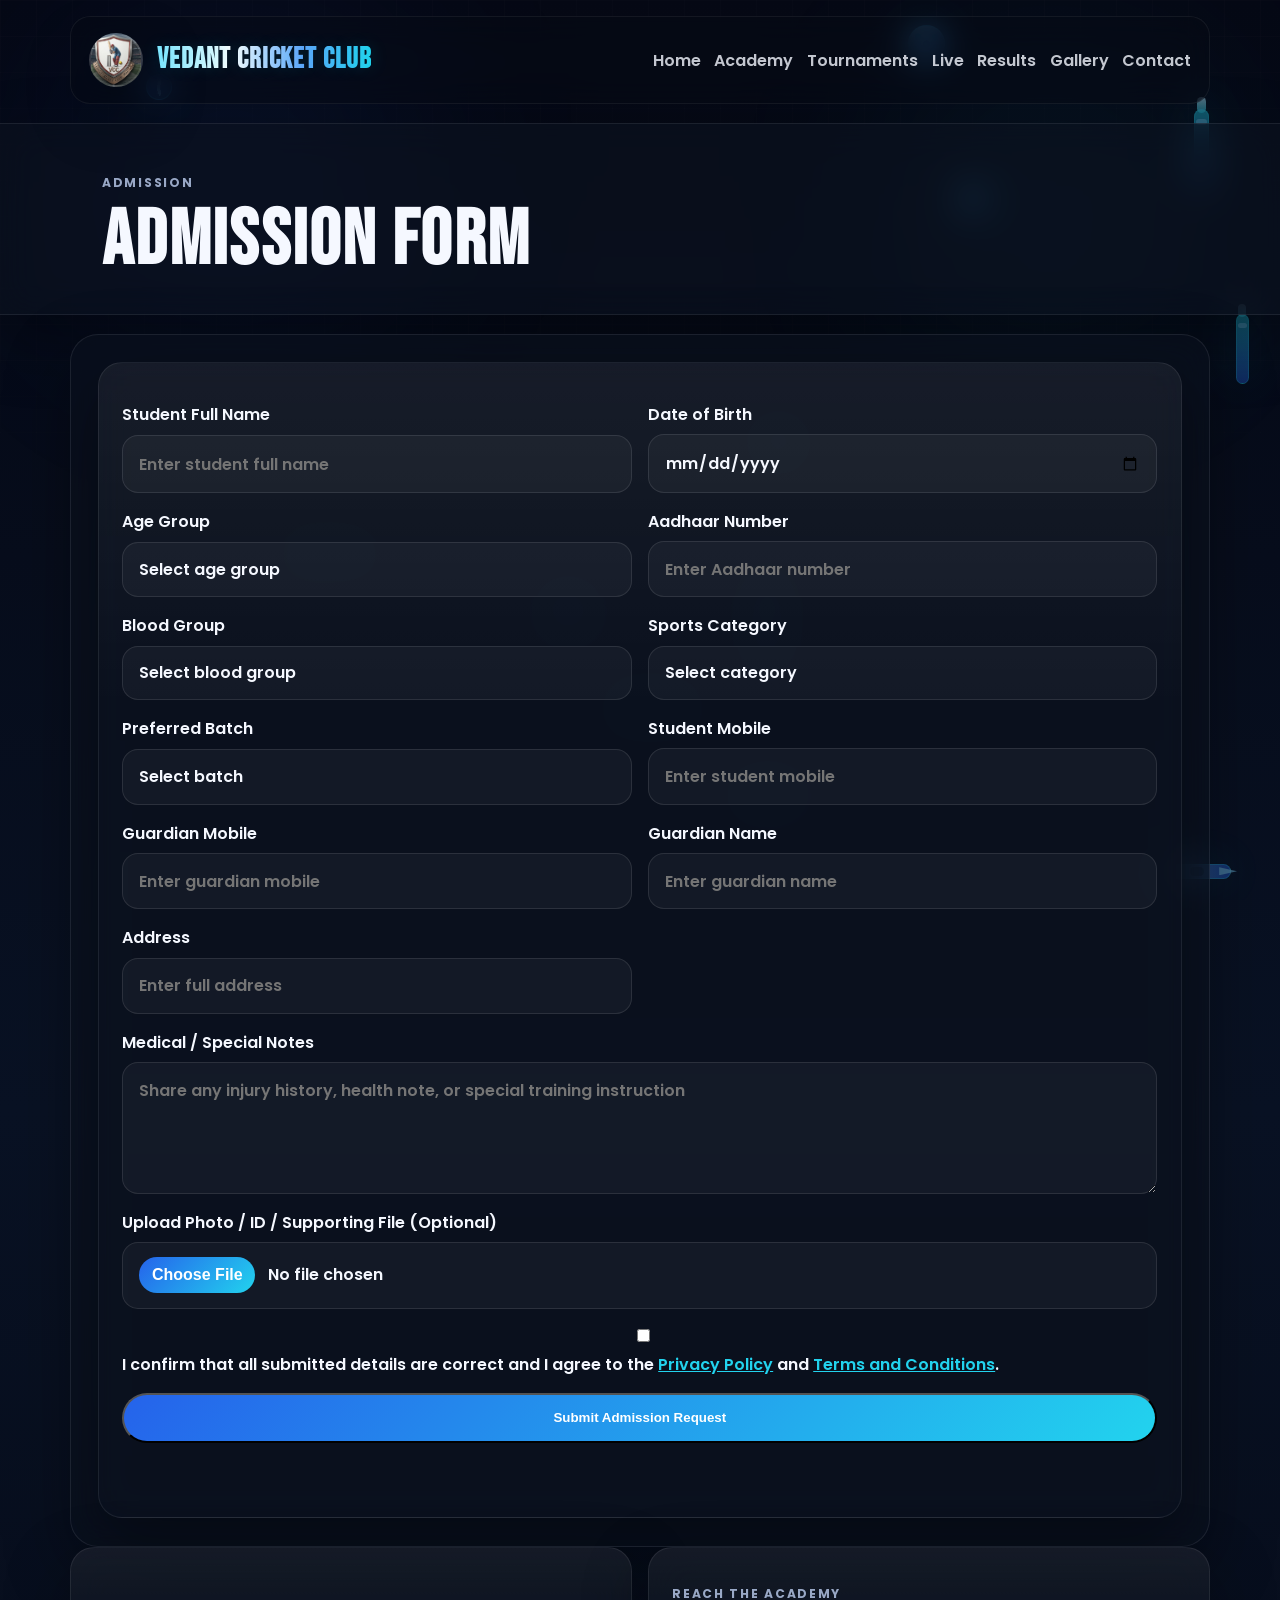
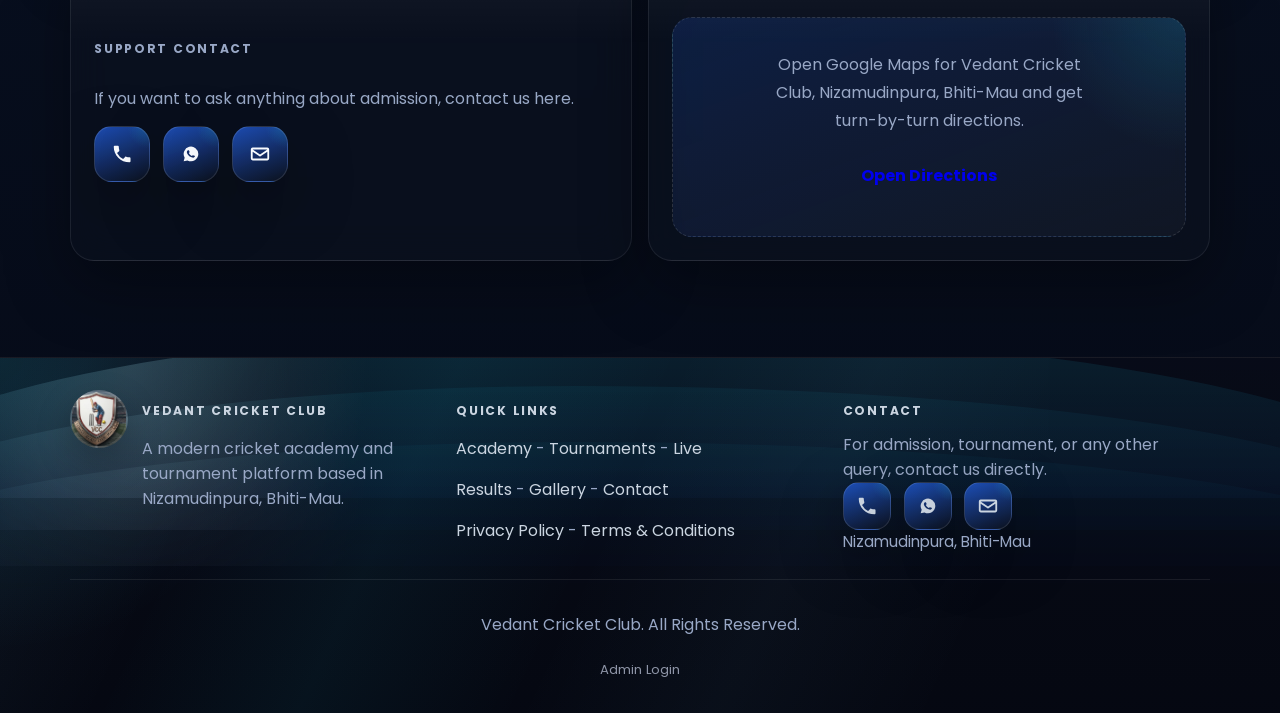
<file: admission.html>
<!DOCTYPE html>
<html lang="en">
  <head>
    <meta charset="UTF-8" />
    <meta name="viewport" content="width=device-width, initial-scale=1.0, viewport-fit=cover" />
    <meta name="theme-color" content="#0b1630" />
    <link rel="manifest" href="manifest.webmanifest" />
    <link rel="icon" type="image/png" href="favicon-logo.png" />
    <link rel="apple-touch-icon" href="icons/icon-192.png" />
    <title>Admission Form | Vedant Cricket Club</title>
    <meta name="description" content="Admission form for Vedant Cricket Club academy registration." />
    <meta name="robots" content="index, follow, max-image-preview:large" />
    <link rel="canonical" href="https://vedantcricketclub.pages.dev/admission.html" />
    <meta property="og:type" content="website" />
    <meta property="og:site_name" content="Vedant Cricket Club" />
    <meta property="og:title" content="Admission Form | Vedant Cricket Club" />
    <meta property="og:description" content="Submit academy admission details for Vedant Cricket Club including student, guardian, batch, and sports category information." />
    <meta property="og:url" content="https://vedantcricketclub.pages.dev/admission.html" />
    <meta property="og:image" content="https://vedantcricketclub.pages.dev/favicon-logo.png" />
    <meta name="twitter:card" content="summary_large_image" />
    <meta name="twitter:title" content="Admission Form | Vedant Cricket Club" />
    <meta name="twitter:description" content="Submit academy admission details for Vedant Cricket Club including student, guardian, batch, and sports category information." />
    <meta name="twitter:image" content="https://vedantcricketclub.pages.dev/favicon-logo.png" />
    <link rel="preconnect" href="https://fonts.googleapis.com" />
    <link rel="preconnect" href="https://fonts.gstatic.com" crossorigin />
    <link href="https://fonts.googleapis.com/css2?family=Bebas+Neue&family=Poppins:wght@400;500;600;700&display=swap" rel="stylesheet" />
    <link rel="stylesheet" href="styles.css" />
  </head>
  <body>
    <div class="site-backdrop" aria-hidden="true"><div class="backdrop-glow glow-one"></div><div class="backdrop-glow glow-two"></div><div class="backdrop-grid"></div><div id="sports-atmosphere" class="sports-atmosphere"></div></div>
    <header class="site-header">
      <a class="brand" href="index.html"><span class="brand-badge">VCC</span><span><strong>Vedant Cricket Club</strong></span></a>
      <button class="menu-toggle" type="button" aria-expanded="false" aria-controls="site-nav">Menu</button>
      <nav id="site-nav" class="site-nav">
        <a href="index.html">Home</a><a href="academy.html">Academy</a><a href="tournaments.html">Tournaments</a><a href="live.html">Live</a><a href="results.html">Results</a><a href="gallery.html">Gallery</a><a href="contact.html">Contact</a>
      </nav>
    </header>
    <main class="page-shell">
      <section class="page-hero">
        <p class="eyebrow">Admission</p>
        <h1>Admission Form</h1>
      </section>

      <section class="section-block">
        <article class="content-card form-shell">
          <form class="smart-form" data-form-name="Academy Admission" data-whatsapp-submit="admission" data-whatsapp-number="919455051375" data-success-title="Admission Form Received" data-success-message="Thank you for your admission request. Vedant Cricket Club has received your details and will contact you shortly.">
            <div class="form-grid two-col">
              <label>Student Full Name<input type="text" name="student_name" placeholder="Enter student full name" required /></label>
              <label>Date of Birth<input type="date" name="dob" required /></label>
              <label>Age Group<select name="age_group" required><option value="">Select age group</option><option>Under 12</option><option>Under 16</option><option>Under 19</option><option>Open Category</option></select></label>
              <label>Aadhaar Number<input type="text" name="aadhaar_number" placeholder="Enter Aadhaar number" required /></label>
              <label>Blood Group<select name="blood_group"><option value="">Select blood group</option><option>A+</option><option>A-</option><option>B+</option><option>B-</option><option>AB+</option><option>AB-</option><option>O+</option><option>O-</option></select></label>
              <label>Sports Category<select name="sports_category" required><option value="">Select category</option><option>Cricket Coaching</option><option>Martial Arts</option><option>Fitness Program</option><option>Personal Training</option><option>Group Training</option><option>Video Analysis Program</option><option>Skill Development Theory Class</option></select></label>
              <label>Preferred Batch<select name="preferred_batch" required><option value="">Select batch</option><option>Morning Batch</option><option>Evening Batch</option><option>Weekend Support Batch</option></select></label>
              <label>Student Mobile<input type="tel" name="student_mobile" placeholder="Enter student mobile" /></label>
              <label>Guardian Mobile<input type="tel" name="guardian_mobile" placeholder="Enter guardian mobile" required /></label>
              <label>Guardian Name<input type="text" name="guardian_name" placeholder="Enter guardian name" required /></label>
              <label>Address<input type="text" name="address" placeholder="Enter full address" required /></label>
            </div>
            <label>Medical / Special Notes<textarea name="medical_notes" rows="4" placeholder="Share any injury history, health note, or special training instruction"></textarea></label>
            <label>Upload Photo / ID / Supporting File (Optional)<input type="file" name="document" accept=".jpg,.jpeg,.png,.pdf,.doc,.docx" /></label>
            <label class="checkbox-row"><input type="checkbox" name="declaration" required /><span>I confirm that all submitted details are correct and I agree to the <a href="privacy-policy.html">Privacy Policy</a> and <a href="terms-and-conditions.html">Terms and Conditions</a>.</span></label>
            <button class="button primary" type="submit">Submit Admission Request</button>
          </form>
          <p class="form-status" aria-live="polite"></p>
        </article>
      </section>

      <section class="content-grid two form-support-grid">
        <article class="content-card form-support-bar form-support-compact">
          <p class="card-label">Support Contact</p>
          <p class="support-copy">Need help with admission? Reach us quickly.</p>
          <div class="support-actions">
            <a class="support-icon-link" href="tel:9455051375" aria-label="Call for admission support">
              <svg viewBox="0 0 24 24" aria-hidden="true"><path d="M6.6 10.8a15.5 15.5 0 0 0 6.6 6.6l2.2-2.2c.3-.3.7-.4 1.1-.3 1.2.4 2.5.6 3.8.6.6 0 1 .4 1 1V20c0 .6-.4 1-1 1C10.5 21 3 13.5 3 4c0-.6.4-1 1-1h3.5c.6 0 1 .4 1 1 0 1.3.2 2.6.6 3.8.1.4 0 .8-.3 1.1z"/></svg>
            </a>
            <a class="support-icon-link" href="https://wa.me/919455051375?text=Hello%20Vedant%20Cricket%20Club%2C%20I%20need%20help%20with%20the%20admission%20form." target="_blank" rel="noreferrer" aria-label="WhatsApp admission support">
              <svg viewBox="0 0 24 24" aria-hidden="true"><path d="M20 12a8 8 0 0 1-11.8 7l-4.2 1 1.1-4A8 8 0 1 1 20 12zm-4.3 2.1c-.2-.1-1.3-.6-1.5-.7-.2-.1-.3-.1-.5.1l-.4.5c-.1.2-.3.2-.5.1-.2-.1-1-.4-1.8-1.2-.7-.7-1.1-1.5-1.2-1.7-.1-.2 0-.4.1-.5l.3-.4.2-.3c.1-.1.1-.3 0-.4l-.7-1.6c-.1-.2-.3-.2-.4-.2h-.4c-.1 0-.4 0-.6.3-.2.2-.8.8-.8 1.9s.8 2.1.9 2.2c.1.2 1.5 2.3 3.6 3.2.5.2.9.4 1.2.5.5.1 1 .1 1.4.1.4-.1 1.3-.5 1.5-1 .2-.5.2-.9.1-1 0-.1-.2-.2-.4-.3z"/></svg>
            </a>
            <a class="support-icon-link" href="mailto:vedantcricketckubmau@gmail.com?subject=Admission%20Form%20Help" aria-label="Email admission support">
              <svg viewBox="0 0 24 24" aria-hidden="true"><path d="M4 5h16a2 2 0 0 1 2 2v10a2 2 0 0 1-2 2H4a2 2 0 0 1-2-2V7a2 2 0 0 1 2-2zm0 2v.2l8 5.3 8-5.3V7H4zm16 10V9.5l-7.4 4.9a1 1 0 0 1-1.2 0L4 9.5V17h16z"/></svg>
            </a>
          </div>
        </article>
        <article class="content-card form-map-card">
          <p class="card-label">Reach The Academy</p>
          <div class="map-box form-map-box">
            <p>Open Google Maps for Vedant Cricket Club, Nizamudinpura, Bhiti-Mau and get turn-by-turn directions.</p>
            <a class="button subtle" href="https://maps.google.com/?q=Nizamudinpura%20Bhiti-Mau" target="_blank" rel="noreferrer">Open Directions</a>
          </div>
        </article>
      </section>
    </main>
    <footer class="site-footer"><p>Vedant Cricket Club - Admission Form</p></footer>
    <script src="script.js" defer></script>
  </body>
</html>
</file>
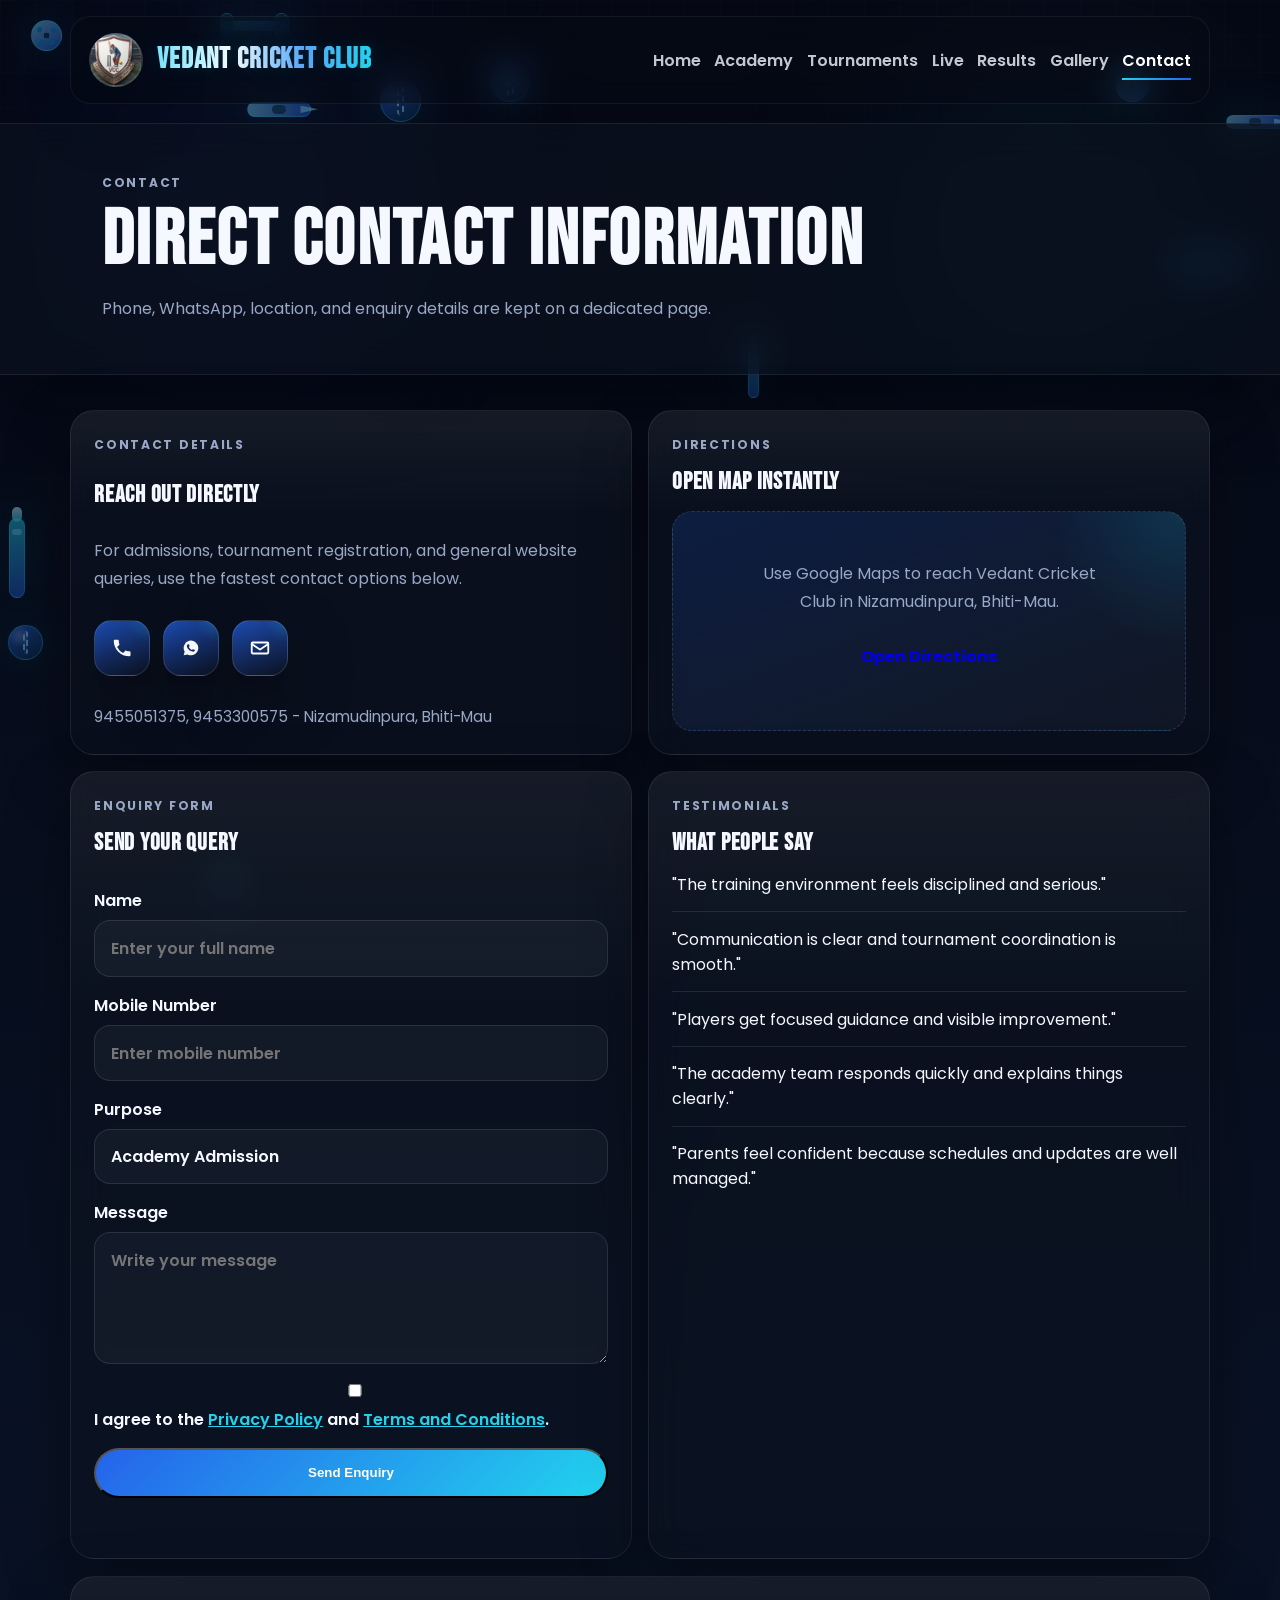
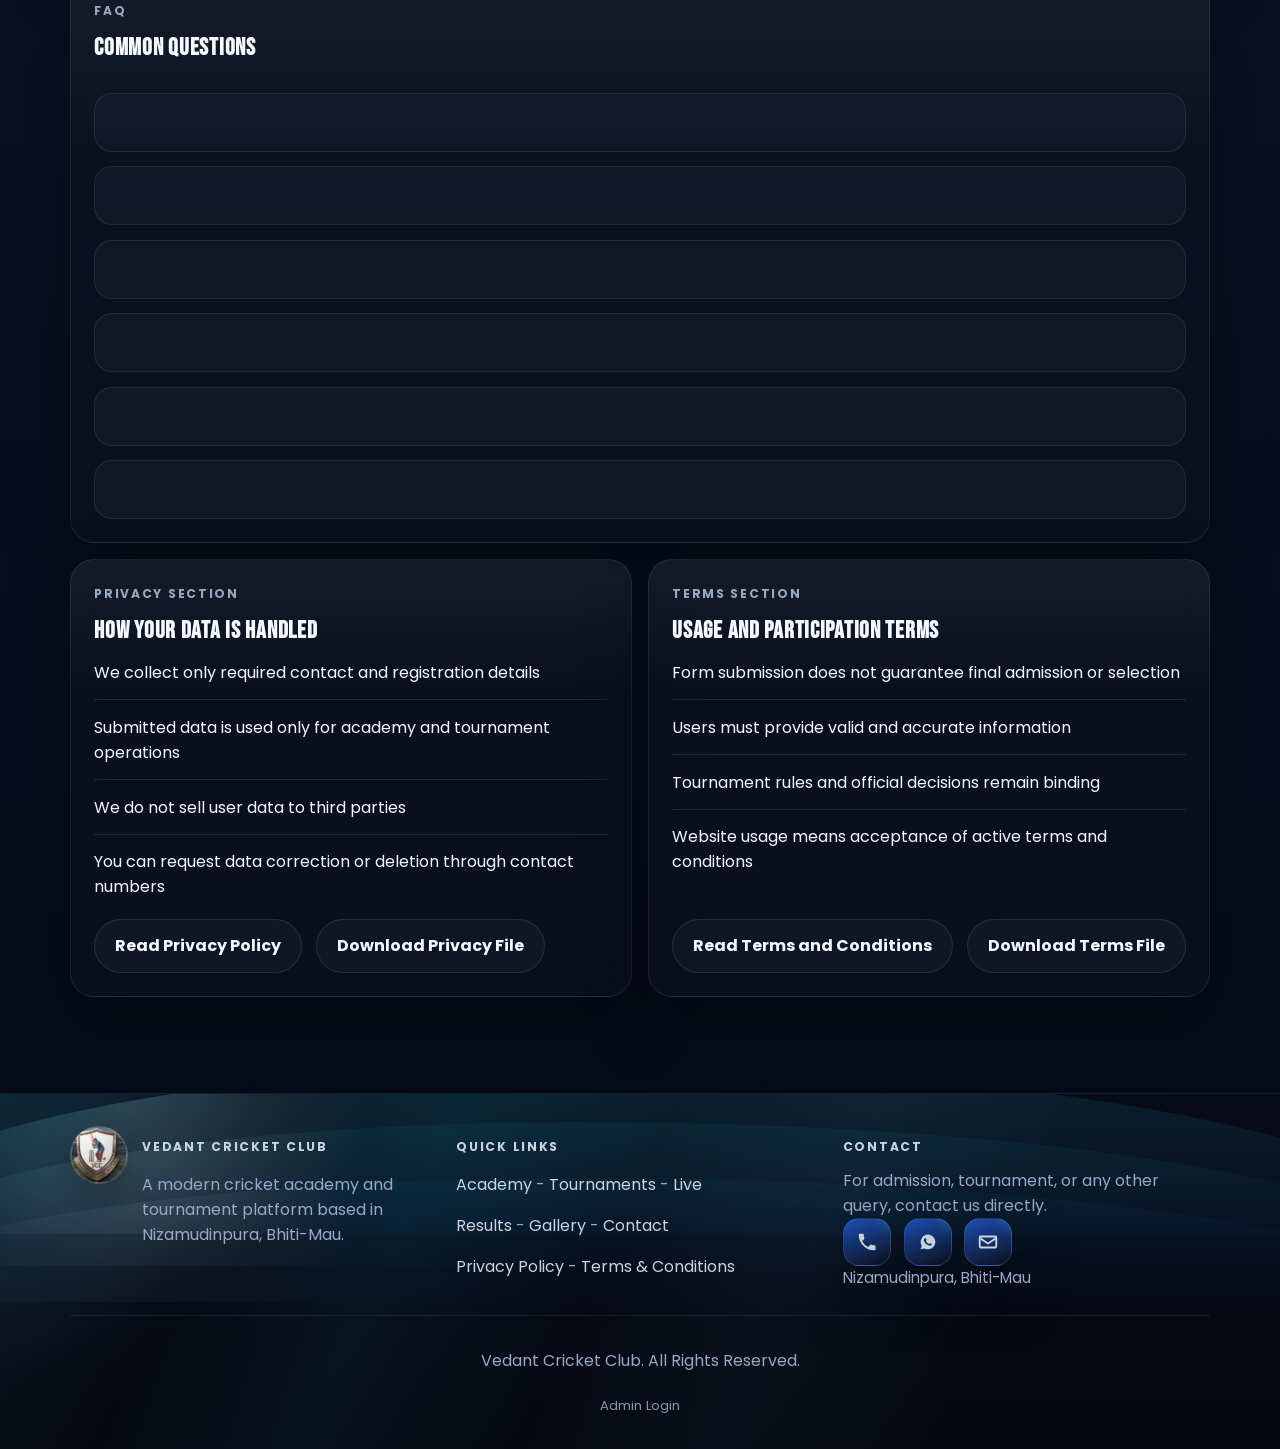
<file: contact.html>
<!DOCTYPE html>
<html lang="en">
  <head>
    <meta charset="UTF-8" />
    <meta name="viewport" content="width=device-width, initial-scale=1.0, viewport-fit=cover" />
    <meta name="theme-color" content="#0b1630" />
    <link rel="manifest" href="manifest.webmanifest" />
    <link rel="icon" type="image/png" href="favicon-logo.png" />
    <link rel="apple-touch-icon" href="icons/icon-192.png" />
    <title>Contact | Vedant Cricket Club</title>
    <meta name="description" content="Contact Vedant Cricket Club for academy admissions, tournament registration, location directions, and general support." />
    <meta name="robots" content="index, follow, max-image-preview:large" />
    <link rel="canonical" href="https://vedantcricketclub.pages.dev/contact.html" />
    <meta property="og:type" content="website" />
    <meta property="og:site_name" content="Vedant Cricket Club" />
    <meta property="og:title" content="Contact | Vedant Cricket Club" />
    <meta property="og:description" content="Contact Vedant Cricket Club for academy admissions, tournament registration, location directions, and general support." />
    <meta property="og:url" content="https://vedantcricketclub.pages.dev/contact.html" />
    <meta property="og:image" content="https://vedantcricketclub.pages.dev/favicon-logo.png" />
    <meta name="twitter:card" content="summary_large_image" />
    <meta name="twitter:title" content="Contact | Vedant Cricket Club" />
    <meta name="twitter:description" content="Contact Vedant Cricket Club for academy admissions, tournament registration, location directions, and general support." />
    <meta name="twitter:image" content="https://vedantcricketclub.pages.dev/favicon-logo.png" />
    <link rel="preconnect" href="https://fonts.googleapis.com" />
    <link rel="preconnect" href="https://fonts.gstatic.com" crossorigin />
    <link href="https://fonts.googleapis.com/css2?family=Bebas+Neue&family=Poppins:wght@400;500;600;700&display=swap" rel="stylesheet" />
    <link rel="stylesheet" href="styles.css" />
  </head>
  <body class="contact-page">
    <div class="site-backdrop" aria-hidden="true"><div class="backdrop-glow glow-one"></div><div class="backdrop-glow glow-two"></div><div class="backdrop-grid"></div><div id="sports-atmosphere" class="sports-atmosphere"></div></div>
    <header class="site-header">
      <a class="brand" href="index.html"><span class="brand-badge">VCC</span><span><strong>Vedant Cricket Club</strong></span></a>
      <button class="menu-toggle" type="button" aria-expanded="false" aria-controls="site-nav">Menu</button>
      <nav id="site-nav" class="site-nav">
        <a href="index.html">Home</a><a href="academy.html">Academy</a><a href="tournaments.html">Tournaments</a><a href="live.html">Live</a><a href="results.html">Results</a><a href="gallery.html">Gallery</a><a class="active" href="contact.html">Contact</a>
      </nav>
    </header>
    <main class="page-shell">
      <section class="page-hero"><p class="eyebrow">Contact</p><h1>Direct contact information</h1><p>Phone, WhatsApp, location, and enquiry details are kept on a dedicated page.</p></section>
      <section class="content-grid two form-support-grid contact-section">
        <article class="content-card form-support-bar form-support-compact">
          <p class="card-label">Contact Details</p>
          <h2>Reach out directly</h2>
          <p class="support-copy">For admissions, tournament registration, and general website queries, use the fastest contact options below.</p>
          <div class="support-actions">
            <a class="support-icon-link" href="tel:9455051375" aria-label="Call Vedant Cricket Club contact page">
              <svg viewBox="0 0 24 24" aria-hidden="true"><path d="M6.6 10.8a15.5 15.5 0 0 0 6.6 6.6l2.2-2.2c.3-.3.7-.4 1.1-.3 1.2.4 2.5.6 3.8.6.6 0 1 .4 1 1V20c0 .6-.4 1-1 1C10.5 21 3 13.5 3 4c0-.6.4-1 1-1h3.5c.6 0 1 .4 1 1 0 1.3.2 2.6.6 3.8.1.4 0 .8-.3 1.1z"/></svg>
            </a>
            <a class="support-icon-link" href="https://wa.me/919455051375?text=Hello%20Vedant%20Cricket%20Club%2C%20I%20need%20help%20with%20admission%2C%20tournament%20registration%2C%20or%20a%20general%20enquiry." target="_blank" rel="noreferrer" aria-label="WhatsApp Vedant Cricket Club contact page">
              <svg viewBox="0 0 24 24" aria-hidden="true"><path d="M20 12a8 8 0 0 1-11.8 7l-4.2 1 1.1-4A8 8 0 1 1 20 12zm-4.3 2.1c-.2-.1-1.3-.6-1.5-.7-.2-.1-.3-.1-.5.1l-.4.5c-.1.2-.3.2-.5.1-.2-.1-1-.4-1.8-1.2-.7-.7-1.1-1.5-1.2-1.7-.1-.2 0-.4.1-.5l.3-.4.2-.3c.1-.1.1-.3 0-.4l-.7-1.6c-.1-.2-.3-.2-.4-.2h-.4c-.1 0-.4 0-.6.3-.2.2-.8.8-.8 1.9s.8 2.1.9 2.2c.1.2 1.5 2.3 3.6 3.2.5.2.9.4 1.2.5.5.1 1 .1 1.4.1.4-.1 1.3-.5 1.5-1 .2-.5.2-.9.1-1 0-.1-.2-.2-.4-.3z"/></svg>
            </a>
            <a class="support-icon-link" href="mailto:vedantcricketckubmau@gmail.com?subject=General%20Contact%20Help" aria-label="Email Vedant Cricket Club contact page">
              <svg viewBox="0 0 24 24" aria-hidden="true"><path d="M4 5h16a2 2 0 0 1 2 2v10a2 2 0 0 1-2 2H4a2 2 0 0 1-2-2V7a2 2 0 0 1 2-2zm0 2v.2l8 5.3 8-5.3V7H4zm16 10V9.5l-7.4 4.9a1 1 0 0 1-1.2 0L4 9.5V17h16z"/></svg>
            </a>
          </div>
          <p class="support-meta">9455051375, 9453300575 - Nizamudinpura, Bhiti-Mau</p>
        </article>
        <article class="content-card form-map-card">
          <p class="card-label">Directions</p>
          <h2>Open map instantly</h2>
          <div class="map-box form-map-box">
            <p>Use Google Maps to reach Vedant Cricket Club in Nizamudinpura, Bhiti-Mau.</p>
            <a class="button subtle" href="https://maps.google.com/?q=Nizamudinpura%20Bhiti-Mau" target="_blank" rel="noreferrer">Open Directions</a>
          </div>
        </article>
      </section>
      <section class="content-grid two contact-section">
        <article class="content-card">
          <p class="card-label">Enquiry Form</p>
          <h2>Send your query</h2>
          <form class="smart-form" data-form-name="Contact Enquiry" data-success-title="Enquiry Sent Successfully" data-success-message="Thank you for contacting Vedant Cricket Club. We have received your enquiry and will get back to you soon.">
            <label>Name<input type="text" name="name" placeholder="Enter your full name" required /></label>
            <label>Mobile Number<input type="tel" name="mobile" placeholder="Enter mobile number" required /></label>
            <label>Purpose<select name="purpose"><option>Academy Admission</option><option>Tournament Registration</option><option>General Enquiry</option></select></label>
            <label>Message<textarea name="message" rows="4" placeholder="Write your message"></textarea></label>
            <label class="checkbox-row"><input type="checkbox" name="privacy_consent" required /><span>I agree to the <a href="privacy-policy.html">Privacy Policy</a> and <a href="terms-and-conditions.html">Terms and Conditions</a>.</span></label>
            <button class="button primary" type="submit">Send Enquiry</button>
          </form>
          <p class="form-status" aria-live="polite"></p>
        </article>
        <article class="content-card">
          <p class="card-label">Testimonials</p>
          <h2>What people say</h2>
          <ul class="bullet-list">
            <li>"The training environment feels disciplined and serious."</li>
            <li>"Communication is clear and tournament coordination is smooth."</li>
            <li>"Players get focused guidance and visible improvement."</li>
            <li>"The academy team responds quickly and explains things clearly."</li>
            <li>"Parents feel confident because schedules and updates are well managed."</li>
          </ul>
        </article>
      </section>
      <section class="content-card contact-section">
        <p class="card-label">FAQ</p>
        <h2>Common questions</h2>
        <div class="faq-list">
          <details class="faq-item">
            <summary>What are the academy timings?</summary>
            <p>Morning sessions run from 5:30 AM to 8:00 AM and evening sessions from 4:00 PM to 7:00 PM.</p>
          </details>
          <details class="faq-item">
            <summary>How can I register for a tournament?</summary>
            <p>You can use the tournament registration form on the Tournaments page and submit the required details.</p>
          </details>
          <details class="faq-item">
            <summary>How should I contact the club quickly?</summary>
            <p>The fastest methods are direct phone call and WhatsApp using the contact details on this page.</p>
          </details>
          <details class="faq-item">
            <summary>Do I need documents for admission?</summary>
            <p>Yes, basic student details and any requested supporting documents should be kept ready before submission.</p>
          </details>
          <details class="faq-item">
            <summary>Can I ask questions before filling the form?</summary>
            <p>Yes, you can contact the club first on call, WhatsApp, or email for any admission or tournament-related help.</p>
          </details>
          <details class="faq-item">
            <summary>Is tournament registration confirmed immediately?</summary>
            <p>No, registration is reviewed first and confirmation depends on complete details and event availability.</p>
          </details>
        </div>
      </section>
      <section class="content-grid two contact-section">
        <article class="content-card">
          <p class="card-label">Privacy Section</p>
          <h2>How your data is handled</h2>
          <ul class="bullet-list">
            <li>We collect only required contact and registration details</li>
            <li>Submitted data is used only for academy and tournament operations</li>
            <li>We do not sell user data to third parties</li>
            <li>You can request data correction or deletion through contact numbers</li>
          </ul>
          <div class="hero-actions">
            <a class="button secondary" href="privacy-policy.html">Read Privacy Policy</a>
            <a class="button secondary" href="docs/privacy-policy.md" download>Download Privacy File</a>
          </div>
        </article>
        <article class="content-card">
          <p class="card-label">Terms Section</p>
          <h2>Usage and participation terms</h2>
          <ul class="bullet-list">
            <li>Form submission does not guarantee final admission or selection</li>
            <li>Users must provide valid and accurate information</li>
            <li>Tournament rules and official decisions remain binding</li>
            <li>Website usage means acceptance of active terms and conditions</li>
          </ul>
          <div class="hero-actions">
            <a class="button secondary" href="terms-and-conditions.html">Read Terms and Conditions</a>
            <a class="button secondary" href="docs/terms-and-conditions.md" download>Download Terms File</a>
          </div>
        </article>
      </section>
    </main>
    <footer class="site-footer"><p>Vedant Cricket Club • Contact</p></footer>
    <script src="script.js" defer></script>
  </body>
</html>
</file>
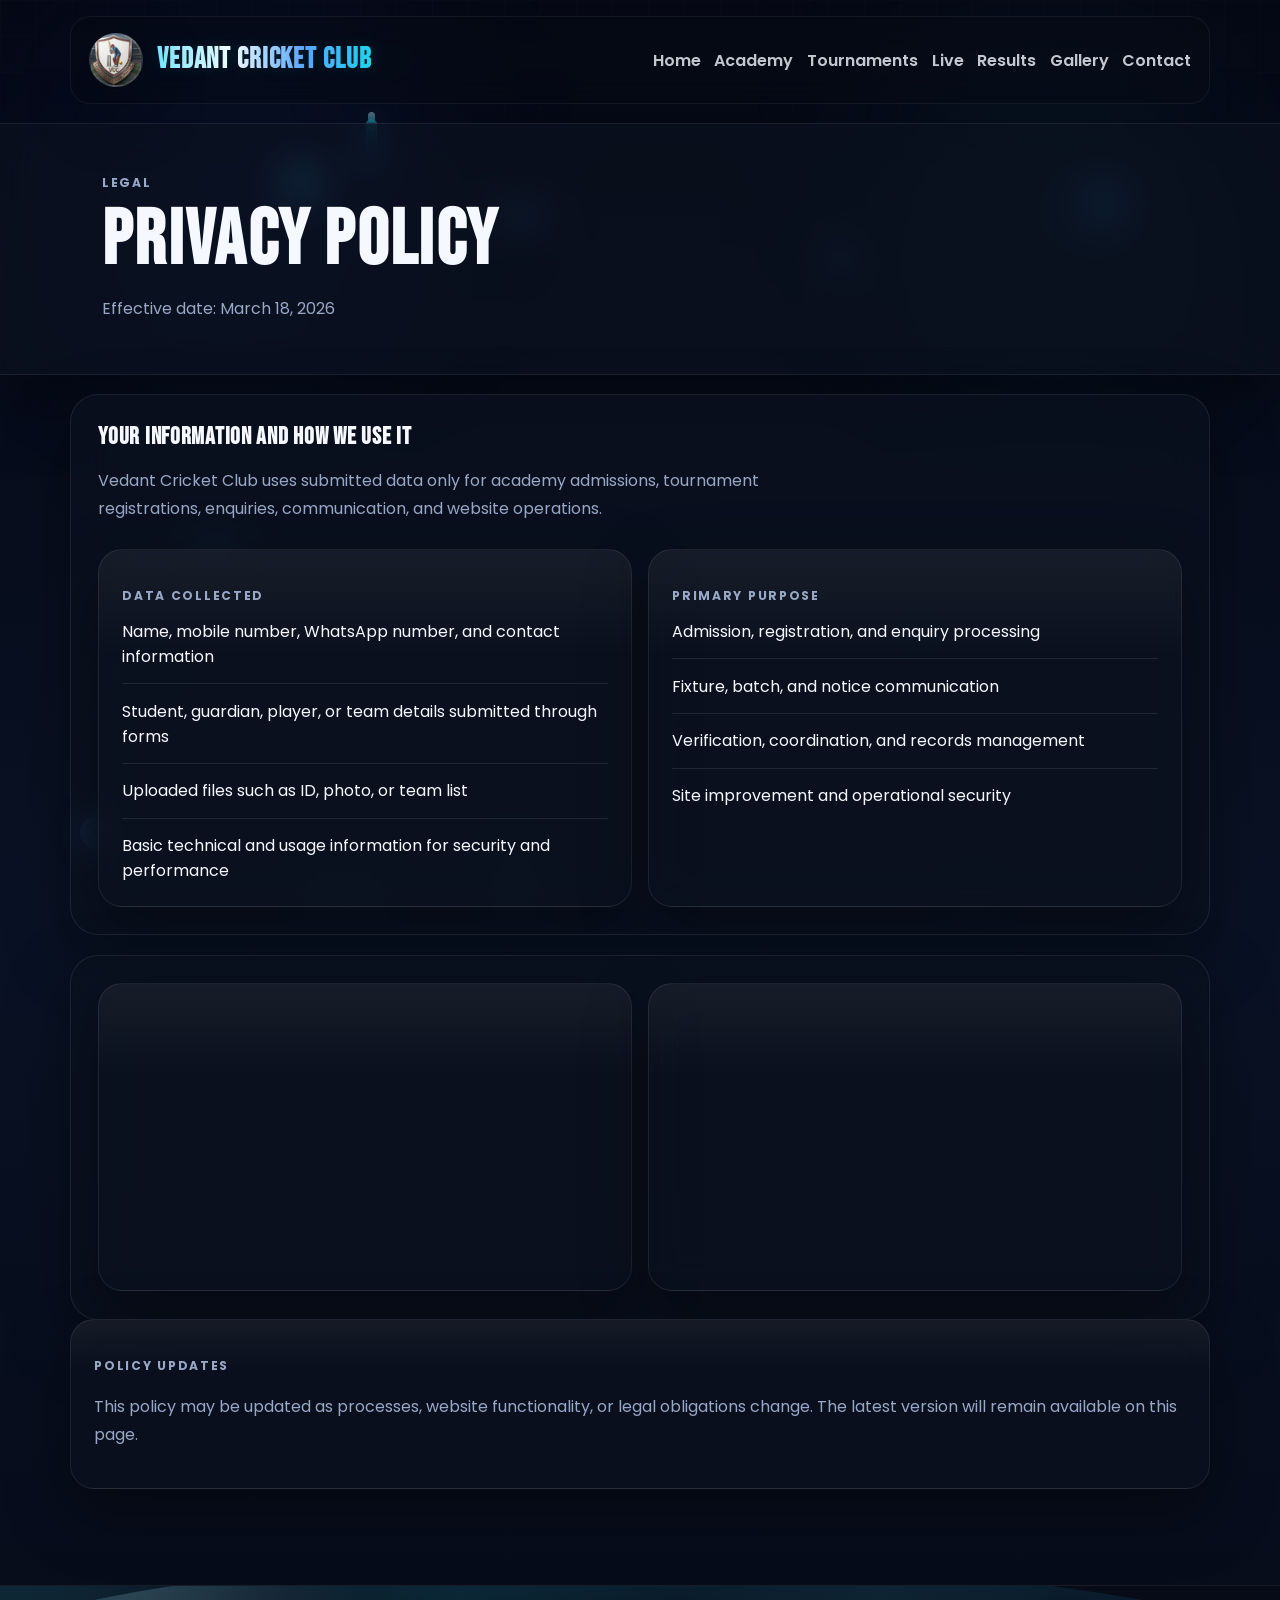
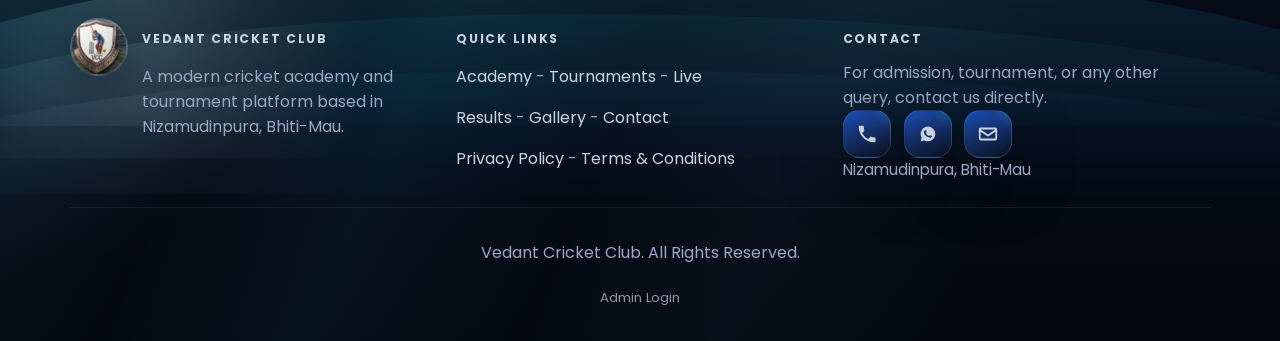
<file: privacy-policy.html>
<!DOCTYPE html>
<html lang="en">
  <head>
    <meta charset="UTF-8" />
    <meta name="viewport" content="width=device-width, initial-scale=1.0, viewport-fit=cover" />
    <meta name="theme-color" content="#0b1630" />
    <link rel="manifest" href="manifest.webmanifest" />
    <link rel="icon" type="image/png" href="favicon-logo.png" />
    <link rel="apple-touch-icon" href="icons/icon-192.png" />
    <title>Privacy Policy | Vedant Cricket Club</title>
    <meta name="description" content="Read the privacy policy for Vedant Cricket Club covering form submissions, contact details, and website data handling." />
    <meta name="robots" content="index, follow" />
    <link rel="canonical" href="https://vedantcricketclub.pages.dev/privacy-policy.html" />
    <meta property="og:type" content="website" />
    <meta property="og:site_name" content="Vedant Cricket Club" />
    <meta property="og:title" content="Privacy Policy | Vedant Cricket Club" />
    <meta property="og:description" content="Read the privacy policy for Vedant Cricket Club covering form submissions, contact details, and website data handling." />
    <meta property="og:url" content="https://vedantcricketclub.pages.dev/privacy-policy.html" />
    <meta property="og:image" content="https://vedantcricketclub.pages.dev/favicon-logo.png" />
    <meta name="twitter:card" content="summary" />
    <meta name="twitter:title" content="Privacy Policy | Vedant Cricket Club" />
    <meta name="twitter:description" content="Read the privacy policy for Vedant Cricket Club covering form submissions, contact details, and website data handling." />
    <link rel="preconnect" href="https://fonts.googleapis.com" />
    <link rel="preconnect" href="https://fonts.gstatic.com" crossorigin />
    <link href="https://fonts.googleapis.com/css2?family=Bebas+Neue&family=Poppins:wght@400;500;600;700&display=swap" rel="stylesheet" />
    <link rel="stylesheet" href="styles.css" />
  </head>
  <body>
    <div class="site-backdrop" aria-hidden="true"><div class="backdrop-glow glow-one"></div><div class="backdrop-glow glow-two"></div><div class="backdrop-grid"></div><div id="sports-atmosphere" class="sports-atmosphere"></div></div>
    <header class="site-header">
      <a class="brand" href="index.html"><span class="brand-badge">VCC</span><span><strong>Vedant Cricket Club</strong></span></a>
      <button class="menu-toggle" type="button" aria-expanded="false" aria-controls="site-nav">Menu</button>
      <nav id="site-nav" class="site-nav">
        <a href="index.html">Home</a><a href="academy.html">Academy</a><a href="tournaments.html">Tournaments</a><a href="live.html">Live</a><a href="results.html">Results</a><a href="gallery.html">Gallery</a><a href="contact.html">Contact</a>
      </nav>
    </header>
    <main class="page-shell">
      <section class="page-hero">
        <p class="eyebrow">Legal</p>
        <h1>Privacy Policy</h1>
        <p>Effective date: March 18, 2026</p>
      </section>
      <section class="section-block">
        <div class="section-head">
          <h2>Your information and how we use it</h2>
          <p>Vedant Cricket Club uses submitted data only for academy admissions, tournament registrations, enquiries, communication, and website operations.</p>
        </div>
        <div class="content-grid two">
          <article class="content-card">
            <p class="card-label">Data Collected</p>
            <ul class="bullet-list">
              <li>Name, mobile number, WhatsApp number, and contact information</li>
              <li>Student, guardian, player, or team details submitted through forms</li>
              <li>Uploaded files such as ID, photo, or team list</li>
              <li>Basic technical and usage information for security and performance</li>
            </ul>
          </article>
          <article class="content-card">
            <p class="card-label">Primary Purpose</p>
            <ul class="bullet-list">
              <li>Admission, registration, and enquiry processing</li>
              <li>Fixture, batch, and notice communication</li>
              <li>Verification, coordination, and records management</li>
              <li>Site improvement and operational security</li>
            </ul>
          </article>
        </div>
      </section>
      <section class="section-block">
        <div class="content-grid two">
          <article class="content-card">
            <p class="card-label">Data Protection</p>
            <ul class="bullet-list">
              <li>Information is handled only for internal operational use</li>
              <li>We do not sell personal data to outside parties</li>
              <li>Access is limited to authorized team members when required</li>
              <li>Records may be retained for administrative or legal needs</li>
            </ul>
          </article>
          <article class="content-card">
            <p class="card-label">Your Rights</p>
            <ul class="bullet-list">
              <li>You may request correction of inaccurate submitted data</li>
              <li>You may ask for deletion of information, subject to operational requirements</li>
              <li>You may contact the club for privacy-related support</li>
              <li>Contact: 9455051375 / 9453300575</li>
            </ul>
          </article>
        </div>
      </section>
      <section class="content-card">
        <p class="card-label">Policy Updates</p>
        <p>This policy may be updated as processes, website functionality, or legal obligations change. The latest version will remain available on this page.</p>
      </section>
    </main>
    <footer class="site-footer"><p>Vedant Cricket Club - Privacy Policy</p></footer>
    <script src="script.js" defer></script>
  </body>
</html>
</file>
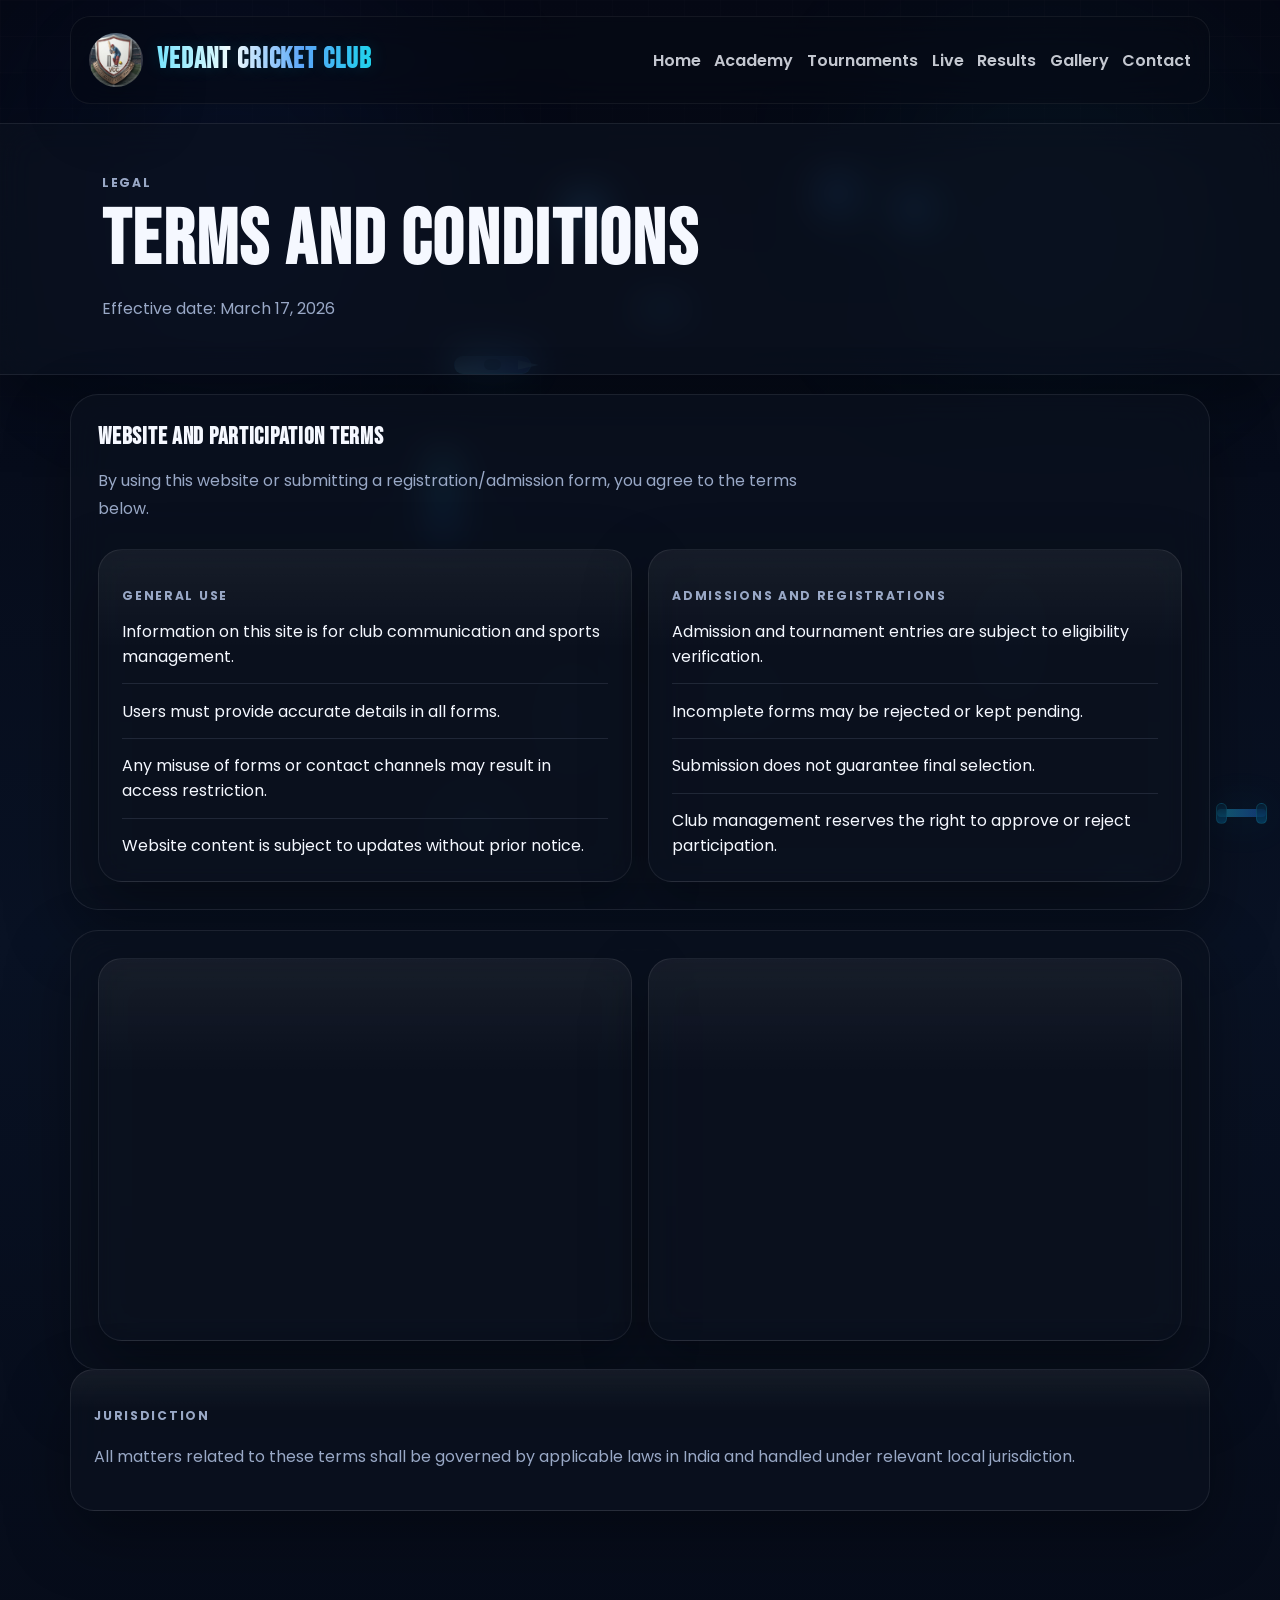
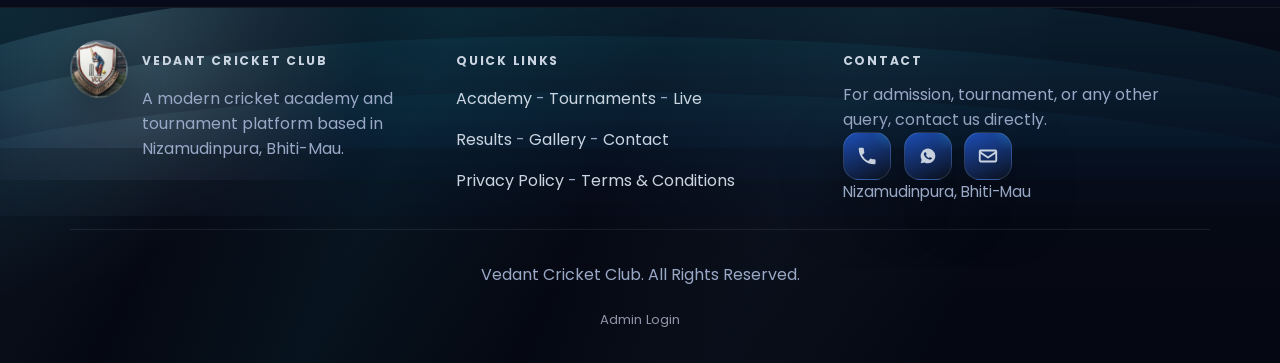
<file: terms-and-conditions.html>
<!DOCTYPE html>
<html lang="en">
  <head>
    <meta charset="UTF-8" />
    <meta name="viewport" content="width=device-width, initial-scale=1.0, viewport-fit=cover" />
    <meta name="theme-color" content="#0b1630" />
    <link rel="manifest" href="manifest.webmanifest" />
    <link rel="icon" type="image/png" href="favicon-logo.png" />
    <link rel="apple-touch-icon" href="icons/icon-192.png" />
    <title>Terms and Conditions | Vedant Cricket Club</title>
    <meta name="description" content="Review the terms and conditions for academy admissions, tournament registrations, documents, and website use at Vedant Cricket Club." />
    <meta name="robots" content="index, follow" />
    <link rel="canonical" href="https://vedantcricketclub.pages.dev/terms-and-conditions.html" />
    <meta property="og:type" content="website" />
    <meta property="og:site_name" content="Vedant Cricket Club" />
    <meta property="og:title" content="Terms and Conditions | Vedant Cricket Club" />
    <meta property="og:description" content="Review the terms and conditions for academy admissions, tournament registrations, documents, and website use at Vedant Cricket Club." />
    <meta property="og:url" content="https://vedantcricketclub.pages.dev/terms-and-conditions.html" />
    <meta property="og:image" content="https://vedantcricketclub.pages.dev/favicon-logo.png" />
    <meta name="twitter:card" content="summary" />
    <meta name="twitter:title" content="Terms and Conditions | Vedant Cricket Club" />
    <meta name="twitter:description" content="Review the terms and conditions for academy admissions, tournament registrations, documents, and website use at Vedant Cricket Club." />
    <link rel="preconnect" href="https://fonts.googleapis.com" />
    <link rel="preconnect" href="https://fonts.gstatic.com" crossorigin />
    <link href="https://fonts.googleapis.com/css2?family=Bebas+Neue&family=Poppins:wght@400;500;600;700&display=swap" rel="stylesheet" />
    <link rel="stylesheet" href="styles.css" />
  </head>
  <body>
    <div class="site-backdrop" aria-hidden="true"><div class="backdrop-glow glow-one"></div><div class="backdrop-glow glow-two"></div><div class="backdrop-grid"></div><div id="sports-atmosphere" class="sports-atmosphere"></div></div>
    <header class="site-header">
      <a class="brand" href="index.html"><span class="brand-badge">VCC</span><span><strong>Vedant Cricket Club</strong></span></a>
      <button class="menu-toggle" type="button" aria-expanded="false" aria-controls="site-nav">Menu</button>
      <nav id="site-nav" class="site-nav">
        <a href="index.html">Home</a><a href="academy.html">Academy</a><a href="tournaments.html">Tournaments</a><a href="live.html">Live</a><a href="results.html">Results</a><a href="gallery.html">Gallery</a><a href="contact.html">Contact</a>
      </nav>
    </header>
    <main class="page-shell">
      <section class="page-hero">
        <p class="eyebrow">Legal</p>
        <h1>Terms and Conditions</h1>
        <p>Effective date: March 17, 2026</p>
      </section>
      <section class="section-block">
        <div class="section-head">
          <h2>Website and participation terms</h2>
          <p>By using this website or submitting a registration/admission form, you agree to the terms below.</p>
        </div>
        <div class="content-grid two">
          <article class="content-card">
            <p class="card-label">General Use</p>
            <ul class="bullet-list">
              <li>Information on this site is for club communication and sports management.</li>
              <li>Users must provide accurate details in all forms.</li>
              <li>Any misuse of forms or contact channels may result in access restriction.</li>
              <li>Website content is subject to updates without prior notice.</li>
            </ul>
          </article>
          <article class="content-card">
            <p class="card-label">Admissions and Registrations</p>
            <ul class="bullet-list">
              <li>Admission and tournament entries are subject to eligibility verification.</li>
              <li>Incomplete forms may be rejected or kept pending.</li>
              <li>Submission does not guarantee final selection.</li>
              <li>Club management reserves the right to approve or reject participation.</li>
            </ul>
          </article>
        </div>
      </section>
      <section class="section-block">
        <div class="content-grid two">
          <article class="content-card">
            <p class="card-label">Match and Discipline Rules</p>
            <ul class="bullet-list">
              <li>Players and teams must follow tournament rules and umpire decisions.</li>
              <li>Misconduct, abuse, or unfair play can lead to immediate disqualification.</li>
              <li>Reporting times and document requirements must be strictly followed.</li>
              <li>Club may modify fixtures due to weather, safety, or operational reasons.</li>
            </ul>
          </article>
          <article class="content-card">
            <p class="card-label">Liability and Contact</p>
            <ul class="bullet-list">
              <li>Users are responsible for their submitted information and uploaded files.</li>
              <li>The club is not liable for third-party platform outages or network interruptions.</li>
              <li>For legal or policy queries, contact: 9455051375 / 9453300575.</li>
              <li>Continued use of the website implies acceptance of current terms.</li>
            </ul>
          </article>
        </div>
      </section>
      <section class="content-card">
        <p class="card-label">Jurisdiction</p>
        <p>All matters related to these terms shall be governed by applicable laws in India and handled under relevant local jurisdiction.</p>
      </section>
    </main>
    <footer class="site-footer"><p>Vedant Cricket Club - Terms and Conditions</p></footer>
    <script src="script.js" defer></script>
  </body>
</html>
</file>
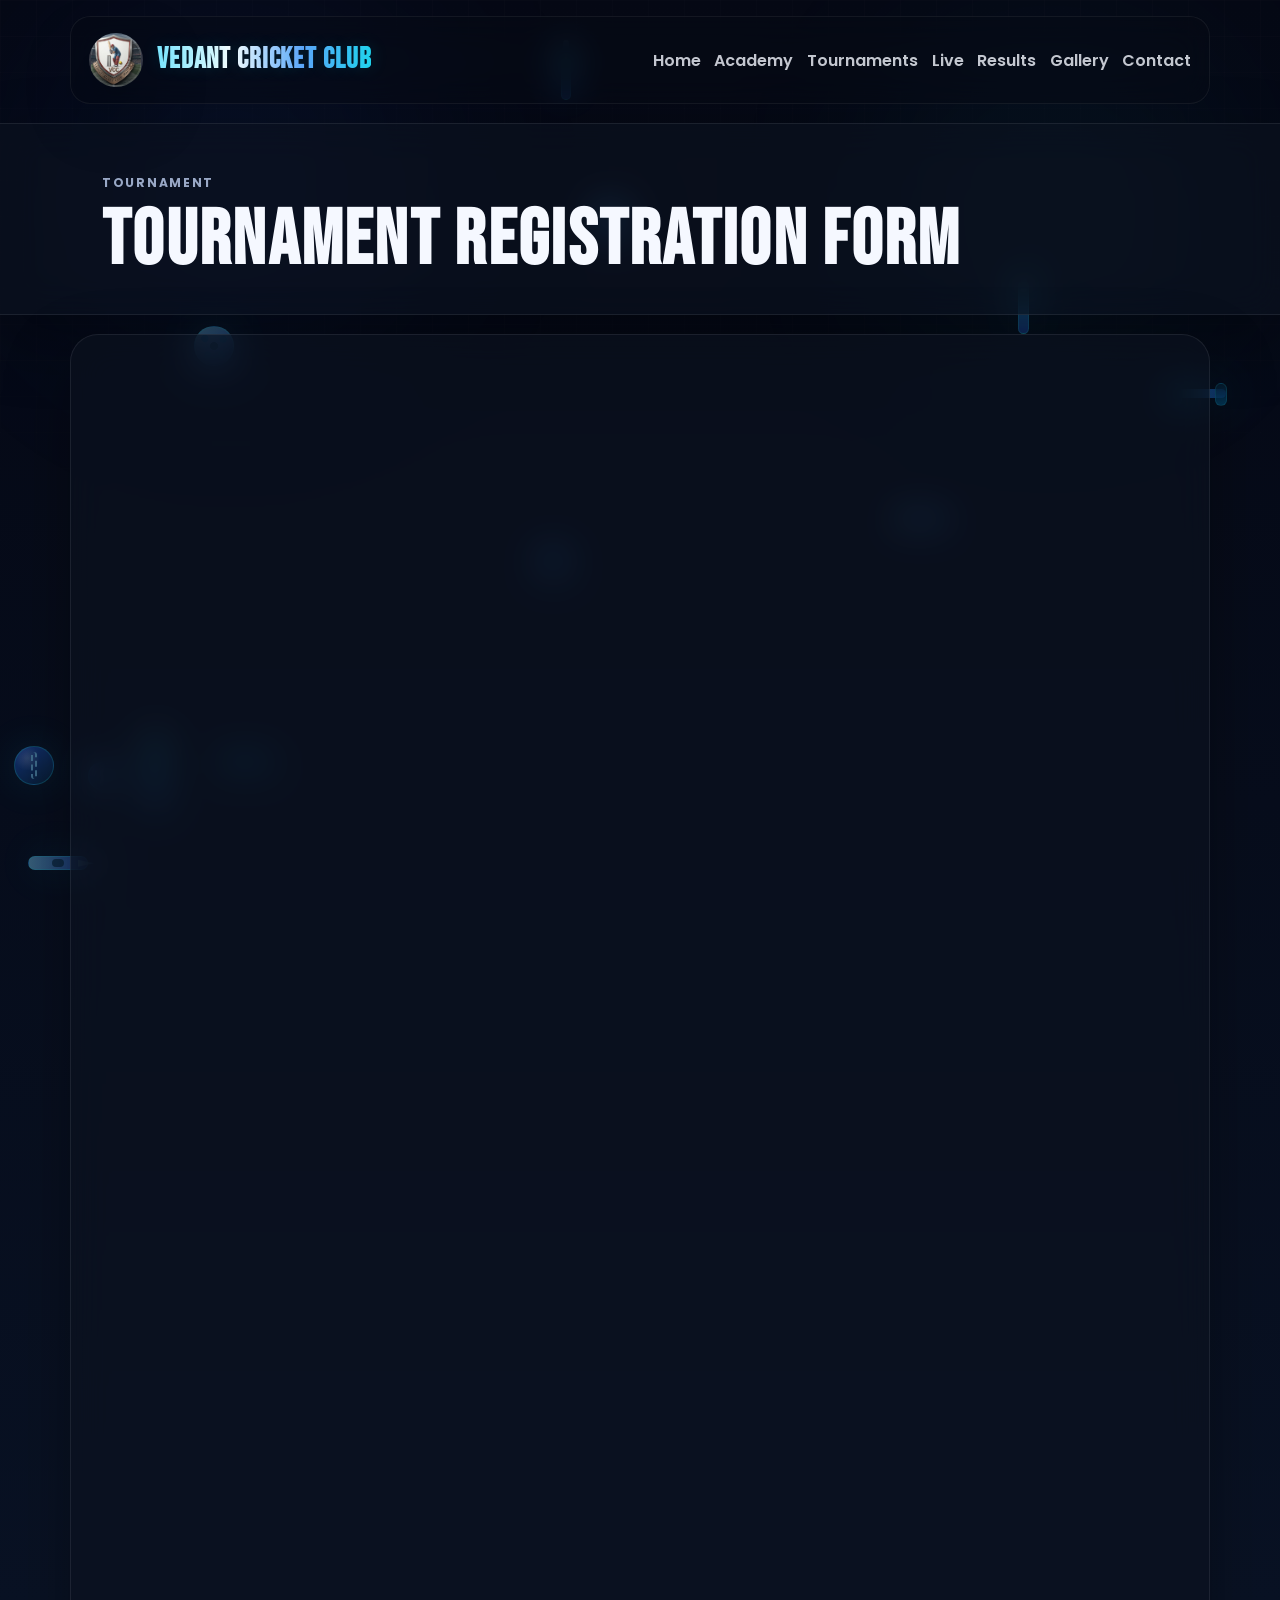
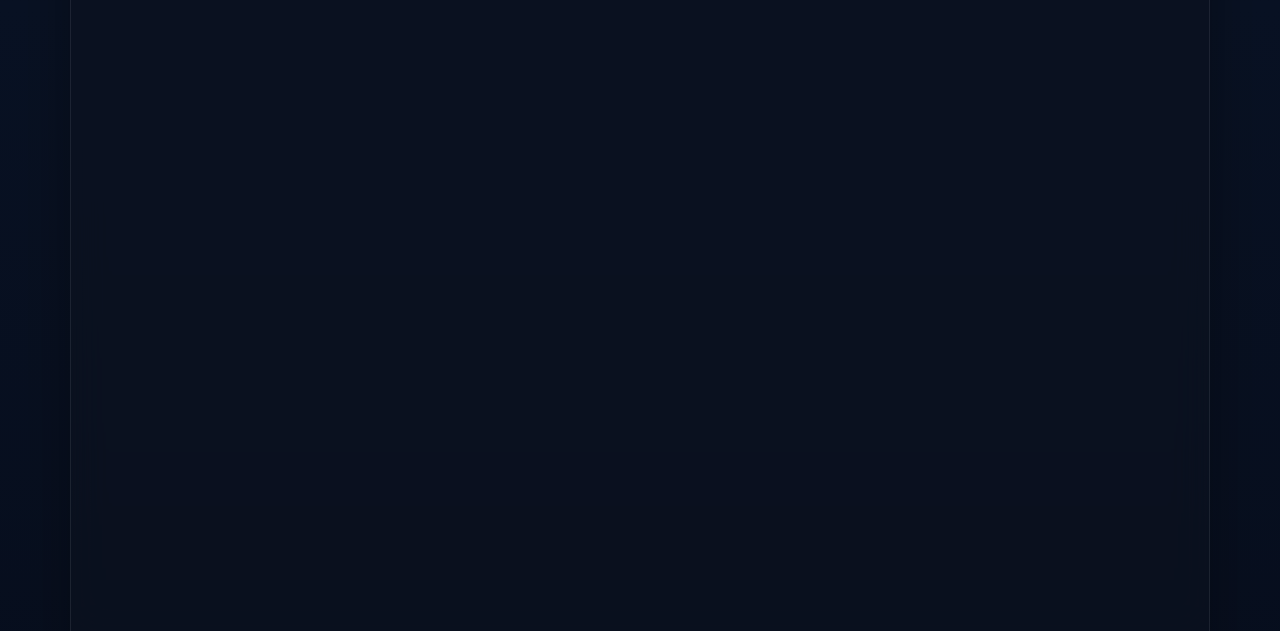
<file: tournament-registration.html>
<!DOCTYPE html>
<html lang="en">
  <head>
    <meta charset="UTF-8" />
    <meta name="viewport" content="width=device-width, initial-scale=1.0, viewport-fit=cover" />
    <meta name="theme-color" content="#0b1630" />
    <link rel="manifest" href="manifest.webmanifest" />
    <link rel="icon" type="image/png" href="favicon-logo.png" />
    <link rel="apple-touch-icon" href="icons/icon-192.png" />
    <title>Tournament Registration Form | Vedant Cricket Club</title>
    <meta name="description" content="Tournament registration form for Vedant Cricket Club." />
    <meta name="robots" content="index, follow, max-image-preview:large" />
    <link rel="canonical" href="https://vedantcricketclub.pages.dev/tournament-registration.html" />
    <meta property="og:type" content="website" />
    <meta property="og:site_name" content="Vedant Cricket Club" />
    <meta property="og:title" content="Tournament Registration Form | Vedant Cricket Club" />
    <meta property="og:description" content="Register a team for Vedant Cricket Club tournaments with captain, squad, contact, and supporting details." />
    <meta property="og:url" content="https://vedantcricketclub.pages.dev/tournament-registration.html" />
    <meta property="og:image" content="https://vedantcricketclub.pages.dev/favicon-logo.png" />
    <meta name="twitter:card" content="summary_large_image" />
    <meta name="twitter:title" content="Tournament Registration Form | Vedant Cricket Club" />
    <meta name="twitter:description" content="Register a team for Vedant Cricket Club tournaments with captain, squad, contact, and supporting details." />
    <meta name="twitter:image" content="https://vedantcricketclub.pages.dev/favicon-logo.png" />
    <link rel="preconnect" href="https://fonts.googleapis.com" />
    <link rel="preconnect" href="https://fonts.gstatic.com" crossorigin />
    <link href="https://fonts.googleapis.com/css2?family=Bebas+Neue&family=Poppins:wght@400;500;600;700&display=swap" rel="stylesheet" />
    <link rel="stylesheet" href="styles.css" />
  </head>
  <body>
    <div class="site-backdrop" aria-hidden="true"><div class="backdrop-glow glow-one"></div><div class="backdrop-glow glow-two"></div><div class="backdrop-grid"></div><div id="sports-atmosphere" class="sports-atmosphere"></div></div>
    <header class="site-header">
      <a class="brand" href="index.html"><span class="brand-badge">VCC</span><span><strong>Vedant Cricket Club</strong></span></a>
      <button class="menu-toggle" type="button" aria-expanded="false" aria-controls="site-nav">Menu</button>
      <nav id="site-nav" class="site-nav">
        <a href="index.html">Home</a><a href="academy.html">Academy</a><a href="tournaments.html">Tournaments</a><a href="live.html">Live</a><a href="results.html">Results</a><a href="gallery.html">Gallery</a><a href="contact.html">Contact</a>
      </nav>
    </header>
    <main class="page-shell">
      <section class="page-hero">
        <p class="eyebrow">Tournament</p>
        <h1>Tournament Registration Form</h1>
      </section>

      <section class="section-block">
        <article class="content-card form-shell">
          <form class="smart-form" data-form-name="Tournament Registration" data-whatsapp-submit="tournament" data-whatsapp-number="919455051375" data-success-title="Tournament Registration Received" data-success-message="Thank you. Your tournament registration has been received successfully. Our team will review it and contact the captain or manager soon.">
            <div class="form-grid two-col">
              <label>Team Name<input type="text" name="team_name" placeholder="Enter official team name" required /></label>
              <label>Tournament Category<select name="category" required><option value="">Select category</option><option>Open Tournament</option><option>Junior Tournament</option><option>Academy Exhibition</option></select></label>
              <label>Captain Name<input type="text" name="captain_name" placeholder="Enter captain name" required /></label>
              <label>Captain Mobile<input type="tel" name="captain_mobile" placeholder="Enter captain mobile" required /></label>
              <label>City / District<input type="text" name="city" placeholder="Enter city or district" required /></label>
              <label>Squad Size<input type="number" name="squad_size" min="8" max="25" placeholder="Enter squad size" required /></label>
              <label>WhatsApp Number<input type="tel" name="whatsapp" placeholder="Enter WhatsApp number" required /></label>
              <label>Manager / Coach Name<input type="text" name="manager_name" placeholder="Enter coach or manager name" /></label>
              <label>Previous Tournament Experience<select name="experience"><option>First Entry</option><option>Local Tournament Experience</option><option>District Level Experience</option><option>Regular Competitive Team</option></select></label>
            </div>
            <label>Special Notes / Requests<textarea name="notes" rows="4" placeholder="Add any fixture preference, coordination note, or player update"></textarea></label>
            <label>Upload Team List / Supporting File<input type="file" name="team_list" accept=".jpg,.jpeg,.png,.pdf,.doc,.docx,.xls,.xlsx" /></label>
            <label class="checkbox-row"><input type="checkbox" name="declaration" required /><span>We confirm that this team registration is accurate and agree to the <a href="privacy-policy.html">Privacy Policy</a>, <a href="terms-and-conditions.html">Terms and Conditions</a>, and tournament rules.</span></label>
            <button class="button primary" type="submit">Submit Tournament Registration</button>
          </form>
          <p class="form-status" aria-live="polite"></p>
        </article>
      </section>

      <section class="content-grid two form-support-grid">
        <article class="content-card form-support-bar form-support-compact">
          <p class="card-label">Support Contact</p>
          <p class="support-copy">Need help with registration? Contact the team quickly.</p>
          <div class="support-actions">
            <a class="support-icon-link" href="tel:9455051375" aria-label="Call for tournament support">
              <svg viewBox="0 0 24 24" aria-hidden="true"><path d="M6.6 10.8a15.5 15.5 0 0 0 6.6 6.6l2.2-2.2c.3-.3.7-.4 1.1-.3 1.2.4 2.5.6 3.8.6.6 0 1 .4 1 1V20c0 .6-.4 1-1 1C10.5 21 3 13.5 3 4c0-.6.4-1 1-1h3.5c.6 0 1 .4 1 1 0 1.3.2 2.6.6 3.8.1.4 0 .8-.3 1.1z"/></svg>
            </a>
            <a class="support-icon-link" href="https://wa.me/919455051375?text=Hello%20Vedant%20Cricket%20Club%2C%20I%20need%20help%20with%20the%20tournament%20registration%20form." target="_blank" rel="noreferrer" aria-label="WhatsApp tournament support">
              <svg viewBox="0 0 24 24" aria-hidden="true"><path d="M20 12a8 8 0 0 1-11.8 7l-4.2 1 1.1-4A8 8 0 1 1 20 12zm-4.3 2.1c-.2-.1-1.3-.6-1.5-.7-.2-.1-.3-.1-.5.1l-.4.5c-.1.2-.3.2-.5.1-.2-.1-1-.4-1.8-1.2-.7-.7-1.1-1.5-1.2-1.7-.1-.2 0-.4.1-.5l.3-.4.2-.3c.1-.1.1-.3 0-.4l-.7-1.6c-.1-.2-.3-.2-.4-.2h-.4c-.1 0-.4 0-.6.3-.2.2-.8.8-.8 1.9s.8 2.1.9 2.2c.1.2 1.5 2.3 3.6 3.2.5.2.9.4 1.2.5.5.1 1 .1 1.4.1.4-.1 1.3-.5 1.5-1 .2-.5.2-.9.1-1 0-.1-.2-.2-.4-.3z"/></svg>
            </a>
            <a class="support-icon-link" href="mailto:vedantcricketckubmau@gmail.com?subject=Tournament%20Registration%20Help" aria-label="Email tournament support">
              <svg viewBox="0 0 24 24" aria-hidden="true"><path d="M4 5h16a2 2 0 0 1 2 2v10a2 2 0 0 1-2 2H4a2 2 0 0 1-2-2V7a2 2 0 0 1 2-2zm0 2v.2l8 5.3 8-5.3V7H4zm16 10V9.5l-7.4 4.9a1 1 0 0 1-1.2 0L4 9.5V17h16z"/></svg>
            </a>
          </div>
        </article>
        <article class="content-card form-map-card">
          <p class="card-label">Venue Directions</p>
          <div class="map-box form-map-box">
            <p>Open Google Maps for Vedant Cricket Club, Nizamudinpura, Bhiti-Mau and navigate directly to the registration venue.</p>
            <a class="button subtle" href="https://maps.google.com/?q=Nizamudinpura%20Bhiti-Mau" target="_blank" rel="noreferrer">Open Directions</a>
          </div>
        </article>
      </section>
    </main>
    <footer class="site-footer"><p>Vedant Cricket Club - Tournament Registration Form</p></footer>
    <script src="script.js" defer></script>
  </body>
</html>
</file>
<file: styles.css>
:root {
  --bg: #060b16;
  --surface: rgba(12, 18, 31, 0.62);
  --surface-soft: rgba(255, 255, 255, 0.03);
  --text: #f5f8ff;
  --muted: #99a8c6;
  --primary: #2563eb;
  --secondary: #22d3ee;
  --accent: #cbd5e1;
  --line: rgba(148, 163, 184, 0.16);
  --shadow: 0 24px 64px rgba(0, 0, 0, 0.35);
  --radius: 24px;
  --content: 1140px;
}

* {
  box-sizing: border-box;
}

html {
  scroll-behavior: smooth;
  -webkit-text-size-adjust: 100%;
}

body {
  margin: 0;
  font-family: "Poppins", sans-serif;
  color: var(--text);
  background: linear-gradient(180deg, #050814 0%, #091224 48%, #050915 100%);
  overflow-x: hidden;
}

img,
video,
iframe {
  max-width: 100%;
}

[hidden] {
  display: none !important;
}

.site-backdrop {
  position: fixed;
  inset: 0;
  overflow: hidden;
  pointer-events: none;
  z-index: 0;
}

.backdrop-glow,
.backdrop-grid,
.sports-atmosphere {
  position: absolute;
  inset: 0;
}

.backdrop-glow {
  filter: blur(100px);
  opacity: 0.5;
}

.glow-one {
  background: radial-gradient(circle at 18% 18%, rgba(37, 99, 235, 0.26), transparent 20%);
}

.glow-two {
  background: radial-gradient(circle at 82% 22%, rgba(34, 211, 238, 0.18), transparent 18%);
}

.backdrop-grid {
  background-image:
    linear-gradient(rgba(255, 255, 255, 0.025) 1px, transparent 1px),
    linear-gradient(90deg, rgba(255, 255, 255, 0.025) 1px, transparent 1px);
  background-size: 36px 36px;
  mask-image: linear-gradient(180deg, rgba(0, 0, 0, 0.45), transparent 90%);
}

.sports-item {
  position: absolute;
  opacity: 0.52;
  animation: floaty linear infinite;
  filter: drop-shadow(0 0 20px rgba(34, 211, 238, 0.28));
}

.sports-item::before,
.sports-item::after {
  content: "";
  position: absolute;
}

.sports-item.cricket-ball {
  width: var(--size);
  height: var(--size);
  border-radius: 50%;
  background:
    radial-gradient(circle at 32% 30%, rgba(255, 255, 255, 0.24), transparent 34%),
    linear-gradient(145deg, rgba(37, 99, 235, 0.78), rgba(8, 47, 73, 0.72));
  border: 1px solid rgba(34, 211, 238, 0.42);
}

.sports-item.cricket-ball::before {
  inset: 14% 42%;
  border-radius: 999px;
  border-left: 2px dashed rgba(125, 211, 252, 0.85);
  border-right: 2px dashed rgba(125, 211, 252, 0.85);
}

.sports-item.bat {
  width: calc(var(--size) * 0.28);
  height: calc(var(--size) * 1.45);
  border-radius: 24px;
  background: linear-gradient(180deg, rgba(34, 211, 238, 0.72), rgba(37, 99, 235, 0.66));
  border: 1px solid rgba(34, 211, 238, 0.38);
}

.sports-item.bat::before {
  width: 70%;
  height: 20%;
  left: 15%;
  top: -16%;
  border-radius: 10px;
  background: linear-gradient(180deg, rgba(186, 230, 253, 0.85), rgba(34, 211, 238, 0.75));
}

.sports-item.bat::after {
  width: 78%;
  height: 8%;
  left: 11%;
  top: 12%;
  border-radius: 999px;
  background: rgba(125, 211, 252, 0.55);
}

.sports-item.football {
  width: var(--size);
  height: var(--size);
  border-radius: 50%;
  background:
    radial-gradient(circle at 50% 50%, rgba(8, 47, 73, 0.92) 0 14%, transparent 15%),
    radial-gradient(circle at 26% 30%, rgba(2, 132, 199, 0.86) 0 9%, transparent 10%),
    radial-gradient(circle at 74% 32%, rgba(2, 132, 199, 0.86) 0 9%, transparent 10%),
    radial-gradient(circle at 34% 74%, rgba(2, 132, 199, 0.86) 0 9%, transparent 10%),
    radial-gradient(circle at 70% 74%, rgba(2, 132, 199, 0.86) 0 9%, transparent 10%),
    linear-gradient(145deg, rgba(125, 211, 252, 0.78), rgba(37, 99, 235, 0.68));
  border: 1px solid rgba(34, 211, 238, 0.42);
}

.sports-item.karate {
  width: calc(var(--size) * 1.45);
  height: calc(var(--size) * 0.34);
  border-radius: 999px;
  background: linear-gradient(90deg, rgba(125, 211, 252, 0.78), rgba(37, 99, 235, 0.72));
  border: 1px solid rgba(34, 211, 238, 0.4);
}

.sports-item.karate::before {
  width: 22%;
  height: 70%;
  left: 39%;
  top: 15%;
  border-radius: 999px;
  background: rgba(8, 47, 73, 0.72);
}

.sports-item.karate::after {
  width: 28%;
  height: 58%;
  right: -12%;
  top: 21%;
  clip-path: polygon(0 0, 100% 50%, 0 100%);
  background: rgba(125, 211, 252, 0.78);
}

.sports-item.fitness {
  width: calc(var(--size) * 1.5);
  height: calc(var(--size) * 0.24);
  border-radius: 999px;
  background: linear-gradient(90deg, rgba(34, 211, 238, 0.84), rgba(37, 99, 235, 0.76));
}

.sports-item.fitness::before,
.sports-item.fitness::after {
  width: calc(var(--size) * 0.28);
  height: calc(var(--size) * 0.58);
  top: -72%;
  border-radius: 10px;
  background: linear-gradient(180deg, rgba(8, 47, 73, 0.82), rgba(2, 132, 199, 0.66));
  border: 1px solid rgba(34, 211, 238, 0.3);
}

.sports-item.fitness::before {
  left: -2%;
}

.sports-item.fitness::after {
  right: -2%;
}

@keyframes floaty {
  0% { transform: translate3d(0, 0, 0) rotate(var(--rotate)); }
  50% { transform: translate3d(var(--move-x), var(--move-y), 0) rotate(calc(var(--rotate) + 12deg)); }
  100% { transform: translate3d(0, 0, 0) rotate(var(--rotate)); }
}

.site-header,
.page-shell,
.site-footer {
  position: relative;
  z-index: 2;
}

.site-header {
  width: calc(100% - 1.2rem);
  margin: 1rem auto 0;
  position: sticky;
  top: 0.85rem;
  display: flex;
  align-items: center;
  justify-content: space-between;
  gap: 1rem;
  padding: 1rem 1.1rem;
  background: rgba(8, 12, 22, 0.48);
  border: 1px solid rgba(255, 255, 255, 0.06);
  border-radius: 20px;
  backdrop-filter: blur(16px);
  z-index: 20;
}

.brand {
  display: flex;
  align-items: center;
  gap: 0.9rem;
  text-decoration: none;
  color: var(--text);
}

.brand-badge {
  display: grid;
  place-items: center;
  width: 54px;
  height: 54px;
  border-radius: 50%;
  background:
    linear-gradient(180deg, rgba(255, 255, 255, 0.14), rgba(255, 255, 255, 0.02)),
    url("./Logo_Ved.jpg") center/cover no-repeat;
  color: transparent;
  font-size: 0;
  box-shadow: var(--shadow);
  border: 2px solid rgba(255, 255, 255, 0.12);
}

.brand strong,
h1,
h2,
h3 {
  font-family: "Bebas Neue", cursive;
  letter-spacing: 0.03em;
}

.brand strong {
  font-size: clamp(1.8rem, 2.2vw, 2.35rem);
  line-height: 1;
  background: linear-gradient(90deg, #7ee7ff 0%, #ffffff 35%, #60a5fa 68%, #22d3ee 100%);
  -webkit-background-clip: text;
  background-clip: text;
  color: transparent;
  text-shadow: 0 0 18px rgba(34, 211, 238, 0.16);
}

.brand span {
  display: grid;
}

.brand small {
  color: var(--muted);
  font-size: 0.78rem;
  font-family: "Poppins", sans-serif;
}

.menu-toggle {
  display: none;
  border: 0;
  border-radius: 999px;
  padding: 0.75rem 1rem;
  background: linear-gradient(135deg, var(--primary), var(--secondary));
  color: #fff;
  font-weight: 700;
  align-items: center;
  gap: 0.7rem;
}

.menu-toggle-lines {
  display: inline-flex;
  flex-direction: column;
  gap: 4px;
}

.menu-toggle-lines span {
  width: 18px;
  height: 2px;
  border-radius: 999px;
  background: currentColor;
  display: block;
}

.menu-toggle-text {
  font-size: 0.95rem;
}

.site-nav {
  display: flex;
  flex-wrap: wrap;
  gap: 0.85rem;
}

.site-nav a {
  color: rgba(245, 248, 255, 0.8);
  text-decoration: none;
  font-weight: 600;
  padding: 0.3rem 0;
  position: relative;
}

.site-nav a.active,
.site-nav a:hover,
.site-nav a:focus-visible {
  color: #fff;
}

.site-nav a.active::after,
.site-nav a:hover::after,
.site-nav a:focus-visible::after {
  content: "";
  position: absolute;
  left: 0;
  bottom: -0.2rem;
  width: 100%;
  height: 2px;
  background: linear-gradient(90deg, var(--secondary), var(--primary));
}

.page-shell {
  width: min(var(--content), calc(100% - 1.2rem));
  margin: 1.2rem auto 0;
  padding-bottom: 3rem;
}

.hero-simple,
.section-block,
.page-hero,
.content-card,
.info-card,
.page-card {
  border: 1px solid rgba(255, 255, 255, 0.08);
  background: var(--surface);
  box-shadow: var(--shadow);
  backdrop-filter: blur(18px);
  overflow: hidden;
}

.section-block,
.content-card,
.info-card,
.page-card,
.faq-item {
  content-visibility: auto;
  contain-intrinsic-size: 1px 420px;
}

.hero-simple {
  display: grid;
  grid-template-columns: 1.15fr 0.85fr;
  gap: 1.2rem;
  padding: 2rem;
  border-radius: 30px;
  align-items: stretch;
  background:
    linear-gradient(90deg, rgba(34, 211, 238, 0.16) 0%, rgba(37, 99, 235, 0.2) 38%, rgba(12, 18, 31, 0.88) 100%),
    var(--surface);
  width: 100%;
}

.home-hero {
  position: relative;
  grid-template-columns: minmax(0, 1.15fr) minmax(320px, 0.85fr);
  min-height: 440px;
  padding: 1.1rem;
  background:
    linear-gradient(135deg, rgba(8, 18, 36, 0.94), rgba(10, 25, 51, 0.88)),
    rgba(5, 9, 21, 0.22);
  width: 100vw;
  max-width: 100vw;
  margin-left: calc(50% - 50vw);
  margin-right: calc(50% - 50vw);
  border-radius: 30px;
  margin-bottom: 1.2rem;
  gap: 1.1rem;
}

.hero-copy {
  display: flex;
  flex-direction: column;
  justify-content: space-between;
  text-align: left;
  min-width: 0;
}

.home-hero .hero-copy {
  position: relative;
  z-index: 2;
  align-self: stretch;
  max-width: 100%;
  padding: 1.5rem 1.2rem 1.5rem 1.4rem;
  background:
    radial-gradient(circle at top left, rgba(34, 211, 238, 0.1), transparent 24%),
    linear-gradient(180deg, rgba(5, 9, 21, 0.78) 0%, rgba(5, 9, 21, 0.6) 100%);
  border-radius: 24px;
}

.home-hero .hero-copy h1 {
  color: #7ee7ff;
}

.hero-scene {
  position: relative;
  min-height: 360px;
  min-width: 0;
  border-radius: 28px;
  overflow: hidden;
  background:
    radial-gradient(circle at 70% 25%, rgba(34, 211, 238, 0.2), transparent 18%),
    radial-gradient(circle at 20% 20%, rgba(59, 130, 246, 0.18), transparent 20%),
    linear-gradient(180deg, rgba(8, 14, 28, 0.3) 0%, rgba(7, 12, 24, 0.72) 100%);
  border: 1px solid rgba(255, 255, 255, 0.08);
}

.hero-portrait-shell {
  display: flex;
  align-items: flex-end;
  justify-content: space-between;
  gap: 1rem;
  padding: 1.2rem;
  position: relative;
  z-index: 2;
}

.hero-founder-card {
  position: relative;
  left: auto;
  bottom: auto;
  width: min(42%, 280px);
  max-width: 280px;
  padding: 1rem 1.05rem;
  border-radius: 22px;
  background:
    radial-gradient(circle at top right, rgba(34, 211, 238, 0.12), transparent 42%),
    linear-gradient(180deg, rgba(8, 14, 28, 0.52), rgba(8, 14, 28, 0.34));
  border: 1px solid rgba(255, 255, 255, 0.16);
  box-shadow: 0 16px 40px rgba(0, 0, 0, 0.18);
  z-index: 2;
  backdrop-filter: blur(16px);
}

.hero-founder-card h3 {
  margin: 0.2rem 0 0.45rem;
  font-size: 2rem;
  color: #f8fbff;
}

.hero-founder-card p {
  margin: 0;
}

.hero-portrait-frame {
  position: relative;
  right: auto;
  bottom: auto;
  width: min(52%, 320px);
  flex: 0 1 320px;
  height: 100%;
  min-height: 280px;
  border-radius: 24px;
  overflow: hidden;
  background: #050915;
  border: 1px solid rgba(255, 255, 255, 0.1);
  z-index: 2;
  box-shadow: 0 18px 46px rgba(0, 0, 0, 0.28);
}

.hero-portrait-frame::after {
  content: "";
  position: absolute;
  inset: 0;
  background:
    linear-gradient(180deg, rgba(5, 9, 21, 0.06), rgba(5, 9, 21, 0.22)),
    radial-gradient(circle at center, rgba(34, 211, 238, 0.08), transparent 45%);
  pointer-events: none;
}

.hero-portrait-image {
  width: 100%;
  height: 100%;
  object-fit: cover;
  display: block;
  opacity: 0.82;
}

.hero-video-crop {
  position: absolute;
  inset: 0;
  min-height: 100%;
  border-radius: 30px;
  overflow: hidden;
  background: #050915;
}

.hero-video-crop::after {
  content: "";
  position: absolute;
  inset: 0;
  background:
    linear-gradient(90deg, rgba(5, 9, 21, 0.52) 0%, rgba(5, 9, 21, 0.12) 55%, rgba(5, 9, 21, 0.34) 100%),
    linear-gradient(180deg, rgba(5, 9, 21, 0.08), rgba(5, 9, 21, 0.38)),
    radial-gradient(circle at center, rgba(34, 211, 238, 0.08), transparent 45%);
  pointer-events: none;
  z-index: 1;
}

.hero-video-frame {
  position: absolute;
  top: 50%;
  left: 50%;
  width: 118%;
  height: 118%;
  transform: translate(-50%, -50%);
  z-index: 0;
}

.hero-local-video {
  object-fit: cover;
  border: 0;
  opacity: 1;
}

.hero-copy h1,
.page-hero h1 {
  margin: 0;
  font-size: clamp(2.8rem, 6vw, 4.9rem);
  line-height: 0.96;
}

.hero-copy p,
.section-head p,
.page-hero p,
.content-card p {
  color: var(--muted);
  line-height: 1.75;
}

.founder-highlight {
  color: #7ee7ff;
  font-weight: 700;
}

.eyebrow,
.card-label {
  text-transform: uppercase;
  letter-spacing: 0.14em;
  font-size: 0.76rem;
  font-weight: 700;
  color: var(--accent);
}

.hero-actions {
  display: flex;
  flex-wrap: wrap;
  gap: 0.85rem;
  margin-top: 1.4rem;
}

.button {
  display: inline-flex;
  align-items: center;
  justify-content: center;
  min-height: 50px;
  padding: 0.85rem 1.25rem;
  border-radius: 999px;
  text-decoration: none;
  font-weight: 700;
  transition: transform 0.2s ease, box-shadow 0.2s ease;
}

.button:hover,
.button:focus-visible,
.page-card:hover,
.page-card:focus-visible {
  transform: translateY(-3px);
}

.button.primary {
  color: #fff;
  background: linear-gradient(135deg, var(--primary), var(--secondary));
}

.button.secondary {
  color: var(--text);
  background: var(--surface-soft);
  border: 1px solid rgba(255, 255, 255, 0.1);
}

.hero-card,
.info-card,
.content-card {
  padding: 1.45rem;
  border-radius: var(--radius);
}

.hero-card {
  background:
    radial-gradient(circle at top right, rgba(34, 211, 238, 0.14), transparent 28%),
    linear-gradient(180deg, rgba(37, 99, 235, 0.12), rgba(255, 255, 255, 0.02));
}

.stat-list,
.bullet-list,
.contact-list {
  list-style: none;
  padding: 0;
  margin: 0;
  display: grid;
  gap: 0.9rem;
}

.stat-list li,
.bullet-list li,
.contact-list li {
  padding-top: 0.9rem;
  border-top: 1px solid var(--line);
}

.stat-list li:first-child,
.bullet-list li:first-child,
.contact-list li:first-child {
  border-top: 0;
  padding-top: 0;
}

.stat-list li {
  display: flex;
  justify-content: space-between;
  gap: 1rem;
}

.section-block {
  margin-top: 1.2rem;
  padding: 1.7rem;
  border-radius: 28px;
}

.section-head {
  max-width: 720px;
  margin-bottom: 1.6rem;
}

.section-head h2,
.content-card h2,
.page-card h3,
.info-card h3,
.hero-card h2 {
  margin: 0;
}

.page-grid,
.compact-grid,
.content-grid,
.gallery-grid,
.gallery-section-grid,
.gallery-sections {
  display: grid;
  gap: 1rem;
  align-items: start;
}

.page-grid {
  grid-template-columns: repeat(3, minmax(0, 1fr));
}

.page-grid-seven {
  grid-template-columns: repeat(4, minmax(0, 1fr));
}

.compact-grid,
.content-grid.two {
  grid-template-columns: repeat(2, minmax(0, 1fr));
}

.content-grid.three,
.gallery-grid {
  grid-template-columns: repeat(3, minmax(0, 1fr));
}

.gallery-sections {
  margin-top: 1.2rem;
}

.gallery-section-card {
  border: 1px solid rgba(255, 255, 255, 0.08);
  border-radius: 28px;
  background:
    linear-gradient(180deg, rgba(255, 255, 255, 0.04), transparent 28%),
    var(--surface);
  box-shadow: var(--shadow);
  backdrop-filter: blur(18px);
  overflow: hidden;
}

.gallery-section-card summary {
  list-style: none;
  cursor: pointer;
  padding: 1.35rem 1.45rem;
  display: grid;
  gap: 0.35rem;
  border-bottom: 1px solid rgba(255, 255, 255, 0.08);
}

.gallery-section-card summary::-webkit-details-marker {
  display: none;
}

.gallery-section-card summary h2 {
  margin: 0;
}

.gallery-section-label {
  text-transform: uppercase;
  letter-spacing: 0.14em;
  font-size: 0.76rem;
  color: var(--accent);
  font-weight: 700;
}

.gallery-section-grid {
  grid-template-columns: repeat(3, minmax(0, 1fr));
  padding: 1.2rem;
}

.gallery-empty-card {
  grid-column: 1 / -1;
}

.page-card {
  display: block;
  padding: 1.35rem;
  border-radius: var(--radius);
  text-decoration: none;
  color: var(--text);
  min-width: 0;
}

.page-card h3 {
  font-size: 1.45rem;
  margin-top: 0.5rem;
  line-height: 1.3;
}

.page-card,
.info-card,
.content-card {
  background:
    linear-gradient(180deg, rgba(255, 255, 255, 0.05), transparent 30%),
    var(--surface);
}

.page-hero {
  padding: 2.2rem max(1.2rem, calc((100vw - var(--content)) / 2 + 2rem));
  border-radius: 0;
  margin-bottom: 1.2rem;
  width: 100vw;
  margin-left: calc(50% - 50vw);
  margin-right: calc(50% - 50vw);
  border-left: 0;
  border-right: 0;
}

.content-card {
  min-height: 100%;
  min-width: 0;
}

.content-grid > *,
.compact-grid > *,
.page-grid > *,
.gallery-grid > *,
.footer-grid > * {
  min-width: 0;
}

.result-combo {
  display: grid;
  gap: 1rem;
}

.result-head {
  display: flex;
  align-items: center;
  justify-content: space-between;
  gap: 0.7rem;
  flex-wrap: wrap;
}

.performer-grid {
  display: grid;
  gap: 0.65rem;
}

.performer-chip {
  display: flex;
  align-items: center;
  justify-content: space-between;
  gap: 0.8rem;
  padding: 0.72rem 0.85rem;
  border-radius: 14px;
  border: 1px solid rgba(255, 255, 255, 0.1);
  background: rgba(255, 255, 255, 0.03);
}

.performer-chip strong {
  font-size: 0.78rem;
  text-transform: uppercase;
  letter-spacing: 0.08em;
  color: var(--accent);
}

.performer-chip span {
  color: var(--text);
  font-weight: 600;
}

.player-card {
  position: relative;
}

.player-avatar {
  display: grid;
  place-items: center;
  width: 68px;
  height: 68px;
  border-radius: 20px;
  margin-bottom: 1rem;
  background: linear-gradient(135deg, var(--primary), var(--secondary));
  color: #fff;
  font-weight: 700;
  font-size: 1.2rem;
}

.player-achievement {
  margin-top: 1rem;
  display: inline-flex;
  align-items: center;
  padding: 0.5rem 0.8rem;
  border-radius: 999px;
  background: rgba(255, 255, 255, 0.06);
  border: 1px solid rgba(255, 255, 255, 0.08);
  color: var(--accent);
  font-weight: 700;
  font-size: 0.84rem;
}

.coach-card {
  text-align: left;
}

.coach-avatar {
  display: grid;
  place-items: center;
  width: 64px;
  height: 64px;
  border-radius: 18px;
  margin-bottom: 1rem;
  background: linear-gradient(135deg, var(--primary), var(--secondary));
  color: #fff;
  font-weight: 700;
}

.smart-form {
  display: grid;
  gap: 1rem;
  margin-top: 1rem;
}

.form-grid {
  display: grid;
  gap: 1rem;
}

.form-grid.two-col {
  grid-template-columns: repeat(2, minmax(0, 1fr));
}

.form-shell {
  display: grid;
  gap: 1rem;
}

.form-intro {
  display: grid;
  gap: 0.8rem;
}

.form-support-bar {
  display: grid;
  gap: 0.85rem;
}

.form-support-grid {
  align-items: stretch;
}

.form-support-compact {
  align-content: center;
  min-height: 100%;
}

.support-copy {
  margin: 0;
  color: var(--muted);
}

.support-meta {
  margin: 0;
  color: var(--muted);
  font-size: 0.95rem;
}

.support-actions {
  display: flex;
  flex-wrap: wrap;
  gap: 0.8rem;
}

.support-icon-link {
  width: 56px;
  height: 56px;
  border-radius: 18px;
  display: inline-flex;
  align-items: center;
  justify-content: center;
  color: #f8fbff;
  background:
    radial-gradient(circle at top right, rgba(34, 211, 238, 0.18), transparent 28%),
    linear-gradient(160deg, rgba(37, 99, 235, 0.72), rgba(12, 18, 31, 0.92));
  border: 1px solid rgba(255, 255, 255, 0.12);
  box-shadow: var(--shadow);
  transition: transform 0.2s ease, border-color 0.2s ease;
}

.support-icon-link:hover,
.support-icon-link:focus-visible {
  transform: translateY(-3px);
  border-color: rgba(34, 211, 238, 0.4);
}

.support-icon-link svg {
  width: 22px;
  height: 22px;
  fill: currentColor;
}

.form-map-card {
  display: grid;
}

.form-map-box {
  min-height: 100%;
  gap: 0.9rem;
  place-items: start;
  align-content: center;
  text-align: left;
  padding: 1.25rem;
}

.form-map-box p {
  margin: 0;
  max-width: 34ch;
}

.footer-support-actions .support-icon-link {
  width: 48px;
  height: 48px;
  border-radius: 16px;
}

.checkbox-row {
  display: flex;
  align-items: flex-start;
  gap: 0.75rem;
  font-weight: 500;
}

.checkbox-row input {
  width: auto;
  margin-top: 0.25rem;
}

.checkbox-row a {
  color: var(--secondary);
}

.id-card-form {
  display: grid;
  gap: 0.85rem;
  margin-top: 1rem;
}

.id-card-form label {
  display: grid;
  gap: 0.45rem;
  font-weight: 600;
}

.smart-form label {
  display: grid;
  gap: 0.45rem;
  font-weight: 600;
}

.smart-form input,
.smart-form textarea,
.smart-form select,
.id-card-form input,
.id-card-form select {
  width: 100%;
  border: 1px solid rgba(255, 255, 255, 0.1);
  border-radius: 16px;
  padding: 0.92rem 1rem;
  font: inherit;
  color: var(--text);
  background: rgba(255, 255, 255, 0.04);
}

.smart-form select,
.id-card-form select {
  color: #f5f8ff;
  appearance: none;
}

.smart-form select option,
.id-card-form select option {
  color: #0f172a;
  background: #e2e8f0;
}

.form-panel {
  margin-top: 1rem;
  padding-top: 1rem;
  border-top: 1px solid var(--line);
}

.smart-form input::file-selector-button {
  border: 0;
  border-radius: 999px;
  padding: 0.55rem 0.8rem;
  margin-right: 0.8rem;
  background: linear-gradient(135deg, var(--primary), var(--secondary));
  color: #fff;
  font-weight: 700;
}

.smart-form input:focus,
.smart-form textarea:focus,
.smart-form select:focus,
.id-card-form input:focus,
.id-card-form select:focus {
  outline: 2px solid rgba(34, 211, 238, 0.22);
  border-color: rgba(34, 211, 238, 0.3);
}

.id-card-preview {
  margin-top: 1rem;
  border-radius: 22px;
  padding: 1.1rem;
  background:
    radial-gradient(circle at top right, rgba(34, 211, 238, 0.18), transparent 36%),
    linear-gradient(155deg, rgba(37, 99, 235, 0.5), rgba(9, 18, 36, 0.92));
  border: 1px solid rgba(255, 255, 255, 0.16);
  box-shadow: 0 16px 30px rgba(0, 0, 0, 0.3);
}

.id-club {
  margin: 0;
  font-family: "Bebas Neue", cursive;
  letter-spacing: 0.06em;
  font-size: 1.7rem;
}

.id-location {
  margin: 0.2rem 0 0.8rem;
  color: var(--accent);
  font-size: 0.86rem;
}

.id-avatar {
  width: 66px;
  height: 66px;
  border-radius: 18px;
  display: grid;
  place-items: center;
  font-weight: 700;
  color: #fff;
  background: linear-gradient(135deg, var(--secondary), var(--primary));
}

.id-name {
  margin: 0.8rem 0 0;
  font-size: 1.2rem;
  font-weight: 700;
}

.id-role {
  margin: 0.15rem 0 0.8rem;
  color: var(--accent);
  font-weight: 600;
}

.id-meta {
  display: grid;
  gap: 0.5rem;
}

.id-meta p {
  margin: 0;
  padding: 0.45rem 0.6rem;
  border-radius: 12px;
  background: rgba(255, 255, 255, 0.08);
  border: 1px solid rgba(255, 255, 255, 0.1);
}

.form-status {
  min-height: 1.4rem;
  margin: 0.8rem 0 0;
  color: var(--muted);
  font-size: 0.95rem;
  font-weight: 600;
}

.success-overlay {
  position: fixed;
  inset: 0;
  z-index: 80;
  display: grid;
  place-items: center;
  padding: 1rem;
  background: rgba(5, 8, 20, 0.74);
  backdrop-filter: blur(10px);
}

.success-card {
  width: min(520px, 100%);
  padding: 1.6rem;
  border-radius: 28px;
  border: 1px solid rgba(255, 255, 255, 0.12);
  background:
    radial-gradient(circle at top right, rgba(34, 211, 238, 0.16), transparent 26%),
    linear-gradient(180deg, rgba(37, 99, 235, 0.18), rgba(12, 18, 31, 0.94));
  box-shadow: var(--shadow);
}

.table-shell {
  display: grid;
  gap: 0.7rem;
}

.countdown-grid {
  display: grid;
  grid-template-columns: repeat(4, minmax(0, 1fr));
  gap: 0.7rem;
  margin-top: 1rem;
}

.countdown-grid div {
  border-radius: 14px;
  padding: 0.7rem;
  text-align: center;
  border: 1px solid rgba(255, 255, 255, 0.12);
  background: rgba(255, 255, 255, 0.04);
}

.countdown-grid strong {
  display: block;
  font-size: 1.45rem;
  line-height: 1;
}

.countdown-grid span {
  color: var(--accent);
  font-size: 0.82rem;
  text-transform: uppercase;
  letter-spacing: 0.08em;
}

.ranking-head,
.ranking-row {
  display: grid;
  grid-template-columns: 70px 1fr 1fr 90px;
  gap: 0.8rem;
  align-items: center;
}

.ranking-head {
  padding: 0.5rem 0.75rem;
  border-bottom: 1px solid var(--line);
  color: var(--accent);
  font-weight: 700;
  text-transform: uppercase;
  letter-spacing: 0.08em;
  font-size: 0.78rem;
}

.ranking-list {
  display: grid;
}

.ranking-row {
  padding: 0.8rem 0.75rem;
  border-bottom: 1px solid var(--line);
}

.ranking-row:last-child {
  border-bottom: 0;
}

.compare-output {
  display: grid;
  gap: 0.8rem;
}

.compare-grid {
  display: grid;
  grid-template-columns: repeat(2, minmax(0, 1fr));
  gap: 0.8rem;
}

.compare-col {
  border-radius: 16px;
  padding: 0.85rem;
  border: 1px solid rgba(255, 255, 255, 0.1);
  background: rgba(255, 255, 255, 0.04);
}

.compare-col p {
  margin: 0.35rem 0;
}

.table-row {
  display: grid;
  grid-template-columns: 1fr 48px 48px;
  gap: 0.75rem;
  padding-bottom: 0.7rem;
  border-bottom: 1px solid var(--line);
}

.table-row.heading {
  color: var(--accent);
  font-weight: 700;
}

.media-box {
  position: relative;
  min-height: 220px;
  border-radius: 20px;
  display: flex;
  align-items: end;
  padding: 1rem;
  overflow: hidden;
  background:
    radial-gradient(circle at top right, rgba(34, 211, 238, 0.16), transparent 26%),
    linear-gradient(160deg, rgba(37, 99, 235, 0.85), rgba(12, 18, 31, 0.88));
  font-weight: 700;
}

.gallery-photo {
  position: absolute;
  inset: 0;
  width: 100%;
  height: 100%;
  object-fit: cover;
}

.media-overlay {
  position: relative;
  z-index: 1;
  width: 100%;
  padding: 1rem;
  border-radius: 16px;
  background: linear-gradient(180deg, rgba(5, 9, 21, 0.08), rgba(5, 9, 21, 0.82));
  color: #f8fbff;
}

.map-box {
  min-height: 220px;
  border-radius: 20px;
  display: grid;
  place-items: center;
  text-align: center;
  padding: 1rem;
  background:
    radial-gradient(circle at top right, rgba(34, 211, 238, 0.14), transparent 24%),
    linear-gradient(160deg, rgba(37, 99, 235, 0.18), rgba(255, 255, 255, 0.03));
  border: 1px dashed rgba(255, 255, 255, 0.12);
}

.download-list {
  display: grid;
  gap: 0.8rem;
  margin-top: 1rem;
}

.academy-page .page-shell {
  display: grid;
  gap: 1rem;
}

.academy-page .academy-section {
  margin: 0;
}

.academy-page .content-card {
  display: flex;
  flex-direction: column;
  gap: 0.95rem;
  height: 100%;
}

.academy-page .content-card .bullet-list {
  margin-top: 0.2rem;
}

.academy-page .content-card .hero-actions {
  margin-top: auto;
  padding-top: 0.25rem;
}

.academy-page .download-list .button {
  width: 100%;
  text-align: center;
}

.academy-page .content-card h2 {
  line-height: 1.15;
}

.academy-page .content-card p {
  margin: 0;
}

.academy-page .content-card .card-label {
  margin-bottom: -0.15rem;
}

@media (max-width: 920px) {
  .academy-page .page-shell {
    gap: 0.9rem;
  }
}

.tournaments-page .page-shell {
  display: grid;
  gap: 1rem;
}

.tournaments-page .tournament-section {
  margin: 0;
}

.tournaments-page .content-card {
  display: flex;
  flex-direction: column;
  gap: 0.95rem;
  height: 100%;
}

.tournaments-page .content-card .bullet-list {
  margin-top: 0.2rem;
}

.tournaments-page .content-card .hero-actions {
  margin-top: auto;
  padding-top: 0.25rem;
}

.tournaments-page .download-list .button {
  width: 100%;
  text-align: center;
}

.tournaments-page .content-card h2 {
  line-height: 1.15;
}

.tournaments-page .content-card p {
  margin: 0;
}

.tournaments-page .content-card .card-label {
  margin-bottom: -0.15rem;
}

@media (max-width: 920px) {
  .tournaments-page .page-shell {
    gap: 0.9rem;
  }
}

.contact-page .page-shell {
  display: grid;
  gap: 1rem;
}

.contact-page .contact-section {
  margin: 0;
}

.contact-page .content-card {
  display: flex;
  flex-direction: column;
  gap: 0.95rem;
  height: 100%;
}

.contact-page .content-card h2 {
  line-height: 1.15;
}

.contact-page .content-card p {
  margin: 0;
}

.contact-page .content-card .card-label {
  margin-bottom: -0.15rem;
}

.contact-page .content-card .hero-actions {
  margin-top: auto;
  padding-top: 0.25rem;
}

.contact-page .form-support-compact,
.contact-page .form-map-card {
  justify-content: space-between;
}

@media (max-width: 920px) {
  .contact-page .page-shell {
    gap: 0.9rem;
  }
}

.live-page .page-shell {
  display: grid;
  gap: 1rem;
}

.live-page .live-section {
  margin: 0;
}

.live-page .content-card {
  display: flex;
  flex-direction: column;
  gap: 0.95rem;
  height: 100%;
}

.live-page .content-card h2 {
  line-height: 1.15;
}

.live-page .content-card p {
  margin: 0;
}

.live-page .content-card .card-label {
  margin-bottom: -0.15rem;
}

.live-page .content-card .bullet-list {
  margin-top: 0.2rem;
}

.live-page .live-table-card .table-shell {
  margin-top: 0.35rem;
}

.live-page .live-stream-card {
  align-items: flex-start;
}

.live-embed-shell {
  position: relative;
  width: 100%;
  aspect-ratio: 16 / 9;
  border-radius: 22px;
  overflow: hidden;
  background: #02060f;
  border: 1px solid rgba(255, 255, 255, 0.08);
  box-shadow: inset 0 0 0 1px rgba(34, 211, 238, 0.08);
}

.live-embed-shell iframe {
  width: 100%;
  height: 100%;
  border: 0;
  display: block;
}

.live-stream-status {
  margin-top: 0.2rem;
}

@media (max-width: 920px) {
  .live-page .page-shell {
    gap: 0.9rem;
  }
}

.admin-page .page-shell {
  display: grid;
  gap: 1rem;
}

.admin-dashboard {
  display: grid;
  gap: 1rem;
}

.admin-toolbar {
  display: flex;
  align-items: center;
  justify-content: space-between;
  gap: 1rem;
}

.admin-auth-card,
.admin-section-card {
  display: flex;
  flex-direction: column;
  gap: 1rem;
}

.admin-results-grid {
  display: grid;
  gap: 1rem;
}

.admin-page textarea {
  min-height: 132px;
  resize: vertical;
}

@media (max-width: 920px) {
  .admin-page .page-shell,
  .admin-dashboard {
    gap: 0.9rem;
  }

  .admin-toolbar {
    flex-direction: column;
    align-items: flex-start;
  }
}

.faq-list {
  display: grid;
  gap: 0.9rem;
  margin-top: 1rem;
}

.faq-item {
  border: 1px solid rgba(255, 255, 255, 0.08);
  border-radius: 18px;
  padding: 1rem 1.1rem;
  background: rgba(255, 255, 255, 0.03);
}

.faq-item summary {
  cursor: pointer;
  font-weight: 700;
}

.site-footer {
  width: 100%;
  margin-top: 3rem;
  color: var(--muted);
  padding: 2rem 0 1rem;
  position: relative;
  overflow: hidden;
  isolation: isolate;
  background:
    radial-gradient(circle at top left, rgba(34, 211, 238, 0.12), transparent 22%),
    linear-gradient(180deg, rgba(8, 12, 24, 0.92), rgba(5, 8, 18, 0.98));
  border-top: 1px solid rgba(255, 255, 255, 0.08);
}

.footer-water {
  position: absolute;
  inset: 0;
  pointer-events: none;
  z-index: 0;
  overflow: hidden;
}

.footer-water::after {
  content: "";
  position: absolute;
  inset: 0;
  background:
    linear-gradient(115deg, transparent 8%, rgba(125, 211, 252, 0.06) 22%, transparent 34%, rgba(34, 211, 238, 0.08) 48%, transparent 63%, rgba(125, 211, 252, 0.05) 77%, transparent 92%);
  transform: translateX(-18%);
  animation: footer-shimmer 18s linear infinite;
  opacity: 0.7;
}

.footer-wave {
  position: absolute;
  left: -12%;
  width: 124%;
  border-radius: 46% 54% 0 0 / 100% 100% 0 0;
  background:
    radial-gradient(circle at 18% 22%, rgba(255, 255, 255, 0.24), transparent 18%),
    linear-gradient(180deg, rgba(34, 211, 238, 0.22), rgba(37, 99, 235, 0.08));
  opacity: 0.5;
}

.footer-wave-one {
  top: -28px;
  height: 168px;
  animation: footer-flow 16s ease-in-out infinite;
}

.footer-wave-two {
  top: 28px;
  height: 144px;
  opacity: 0.28;
  animation: footer-flow-reverse 20s ease-in-out infinite;
}

.footer-wave-three {
  top: 84px;
  height: 124px;
  opacity: 0.18;
  animation: footer-ripple 12s ease-in-out infinite;
}

.footer-grid,
.footer-bottom {
  position: relative;
  z-index: 1;
}

.footer-grid {
  width: min(var(--content), calc(100% - 1.2rem));
  margin: 0 auto;
  display: grid;
  grid-template-columns: repeat(3, minmax(0, 1fr));
  gap: 1.2rem;
  padding: 0 0 1.25rem;
}

.footer-brand-heading {
  display: flex;
  align-items: flex-start;
  gap: 0.9rem;
}

.footer-brand-mark {
  width: 58px;
  height: 58px;
  flex: 0 0 58px;
  border-radius: 50%;
  background:
    linear-gradient(180deg, rgba(255, 255, 255, 0.14), rgba(255, 255, 255, 0.02)),
    url("./Logo_Ved.jpg") center/cover no-repeat;
  border: 2px solid rgba(255, 255, 255, 0.12);
  box-shadow: 0 14px 34px rgba(0, 0, 0, 0.25);
}

.site-footer a {
  color: var(--accent);
  text-decoration: none;
}

.footer-bottom {
  width: min(var(--content), calc(100% - 1.2rem));
  margin: 0 auto;
  padding-top: 1rem;
  border-top: 1px solid rgba(255, 255, 255, 0.08);
  text-align: center;
}

.footer-admin-link {
  display: inline-block;
  margin-top: 0.45rem;
  font-size: 0.82rem;
  color: rgba(224, 233, 255, 0.62) !important;
}

.footer-admin-link:hover,
.footer-admin-link:focus-visible {
  color: rgba(224, 233, 255, 0.82) !important;
}

@keyframes footer-flow {
  0% {
    transform: translateX(0) translateY(0);
  }
  50% {
    transform: translateX(4.5%) translateY(14px);
  }
  100% {
    transform: translateX(0) translateY(0);
  }
}

@keyframes footer-flow-reverse {
  0% {
    transform: translateX(0) translateY(0);
  }
  50% {
    transform: translateX(-5.5%) translateY(-10px);
  }
  100% {
    transform: translateX(0) translateY(0);
  }
}

@keyframes footer-ripple {
  0% {
    transform: scaleX(1) translateY(0);
  }
  50% {
    transform: scaleX(1.04) translateY(10px);
  }
  100% {
    transform: scaleX(1) translateY(0);
  }
}

@keyframes footer-shimmer {
  0% {
    transform: translateX(-18%);
  }
  100% {
    transform: translateX(18%);
  }
}

@media (max-width: 1100px) {
  .hero-simple {
    grid-template-columns: 1fr;
  }

  .page-grid-seven,
  .content-grid.three,
  .gallery-grid {
    grid-template-columns: repeat(2, minmax(0, 1fr));
  }
}

@media (max-width: 920px) {
  .hero-simple,
  .page-grid,
  .page-grid-seven,
  .compact-grid,
  .content-grid.two,
  .content-grid.three,
  .gallery-section-grid,
  .gallery-grid,
  .footer-grid {
    grid-template-columns: 1fr;
  }

  .countdown-grid,
  .compare-grid {
    grid-template-columns: repeat(2, minmax(0, 1fr));
  }

  .form-grid.two-col,
  .compare-grid,
  .ranking-head,
  .ranking-row {
    grid-template-columns: 1fr;
  }

  .site-header {
    flex-wrap: wrap;
    top: 0.45rem;
    width: min(var(--content), calc(100% - 0.8rem));
    padding: 0.9rem 1rem;
  }

  .menu-toggle {
    display: inline-flex;
    justify-content: center;
  }

  .menu-toggle-text {
    display: none;
  }

  .menu-toggle {
    width: 52px;
    height: 52px;
    padding: 0;
    border-radius: 16px;
  }

  .site-nav {
    display: none;
    width: 100%;
    flex-direction: column;
    align-items: flex-start;
    padding-top: 0.75rem;
    gap: 0.3rem;
  }

  .site-nav.open {
    display: flex;
  }

  .site-nav a {
    width: 100%;
    padding: 0.65rem 0;
  }

  .hero-scene {
    min-height: 300px;
  }

  .home-hero {
    width: 100%;
    margin-left: 0;
    margin-right: 0;
    min-height: 220px;
  }

  .home-hero .hero-copy {
    padding: 2rem 1.2rem 2rem;
    max-width: 100%;
    background:
      linear-gradient(180deg, rgba(5, 9, 21, 0.78) 0%, rgba(5, 9, 21, 0.46) 55%, rgba(5, 9, 21, 0.22) 100%);
  }

  .hero-video-crop {
    min-height: 220px;
  }

  .hero-portrait-frame {
    width: min(48vw, 240px);
    flex-basis: min(48vw, 240px);
    min-height: 220px;
    height: auto;
  }

  .hero-founder-card {
    width: min(42vw, 240px);
    max-width: 240px;
    padding: 0.85rem 0.9rem;
  }

  .hero-founder-card h3 {
    font-size: 1.6rem;
  }
}

@media (max-width: 640px) {
  .site-header,
  .hero-simple,
  .section-block,
  .page-hero {
    padding: 1.2rem;
  }

  .hero-copy h1,
  .page-hero h1 {
    font-size: clamp(2.2rem, 11vw, 3.6rem);
  }

  .page-shell {
    width: min(var(--content), calc(100% - 0.8rem));
    margin-top: 0.85rem;
    padding-bottom: 2rem;
  }

  .site-header {
    border-radius: 18px;
    padding: 0.85rem 0.95rem;
  }

  .brand {
    gap: 0.7rem;
    min-width: 0;
  }

  .brand strong {
    font-size: 1.45rem;
    line-height: 1;
  }

  .brand small {
    font-size: 0.72rem;
  }

  .brand-badge {
    width: 46px;
    height: 46px;
    flex: 0 0 46px;
  }

  .section-block,
  .content-card,
  .info-card,
  .page-card {
    border-radius: 20px;
  }

  .hero-simple,
  .section-block,
  .page-hero,
  .content-card,
  .info-card,
  .page-card,
  .faq-item {
    padding: 1rem;
  }

  .hero-actions,
  .download-list,
  .support-actions,
  .footer-support-actions {
    flex-direction: column;
    align-items: stretch;
  }

  .button,
  .download-list .button,
  .hero-actions .button {
    width: 100%;
  }

  .download-list {
    display: grid;
    gap: 0.75rem;
  }

  .support-icon-link,
  .footer-support-actions .support-icon-link {
    width: 100%;
    height: 52px;
    border-radius: 14px;
  }

  .support-icon-link svg {
    width: 20px;
    height: 20px;
  }

  .form-grid,
  .form-grid.two-col,
  .content-grid.two,
  .content-grid.three,
  .compact-grid,
  .form-support-grid {
    grid-template-columns: 1fr;
  }

  .smart-form input,
  .smart-form textarea,
  .smart-form select,
  .id-card-form input,
  .id-card-form select,
  .admin-section-card input,
  .admin-section-card textarea {
    font-size: 16px;
  }

  .checkbox-row {
    align-items: flex-start;
  }

  .form-map-box,
  .map-box,
  .live-video-frame {
    min-height: 220px;
  }

  .home-hero .hero-copy {
    padding: 1.2rem 1rem 1.4rem;
  }

  .hero-video-crop,
  .home-hero,
  .hero-scene {
    min-height: 200px;
  }

  .hero-portrait-shell {
    padding: 0.7rem;
    gap: 0.7rem;
  }

  .hero-portrait-frame {
    width: min(52vw, 180px);
    flex-basis: min(52vw, 180px);
    min-height: 180px;
    height: auto;
    border-radius: 18px;
  }

  .hero-founder-card {
    width: min(46vw, 170px);
    max-width: 170px;
    padding: 0.75rem 0.8rem;
    border-radius: 18px;
  }

  .hero-founder-card h3 {
    font-size: 1.3rem;
  }

  .footer-grid > * {
    min-width: 0;
  }

  .footer-bottom {
    padding-bottom: 0.4rem;
  }

  .countdown-grid {
    grid-template-columns: 1fr 1fr;
  }

  .ranking-head,
  .ranking-row {
    grid-template-columns: 52px 1fr;
  }

  .ranking-head span:nth-child(3),
  .ranking-head span:nth-child(4),
  .ranking-row span:nth-child(3),
  .ranking-row span:nth-child(4) {
    display: none;
  }
}

@media (max-width: 420px) {
  .hero-copy h1,
  .page-hero h1 {
    font-size: clamp(2rem, 12vw, 3rem);
  }

  .countdown-grid {
    grid-template-columns: 1fr;
  }

  .menu-toggle {
    width: 100%;
    justify-content: center;
  }
}

@media (max-width: 768px) {
  .page-hero p,
  .content-card p,
  .bullet-list li,
  .contact-list li {
    line-height: 1.6;
  }

  .card-label,
  .eyebrow {
    font-size: 0.72rem;
    letter-spacing: 0.12em;
  }

  .hero-copy,
  .page-hero,
  .section-head {
    text-align: left;
  }

  .map-box,
  .form-map-box,
  .media-box {
    min-height: 200px;
  }

  .admin-page .page-shell {
    width: min(var(--content), calc(100% - 0.8rem));
  }
}

@media (min-width: 1024px) and (max-width: 1365px) {
  .page-shell,
  .site-header,
  .footer-grid,
  .footer-bottom {
    width: min(var(--content), calc(100% - 1.4rem));
  }

  .hero-simple {
    grid-template-columns: 1.05fr 0.95fr;
  }
}

@media (min-width: 768px) and (max-width: 1023px) {
  .page-shell,
  .site-header,
  .footer-grid,
  .footer-bottom {
    width: min(var(--content), calc(100% - 1rem));
  }

  .home-hero {
    min-height: 380px;
  }

  .home-hero .hero-copy {
    padding: 1.4rem 1.15rem 1.5rem;
  }

  .hero-copy h1,
  .page-hero h1 {
    font-size: clamp(3rem, 5vw, 4.1rem);
  }

  .hero-portrait-shell {
    padding: 1rem;
    gap: 0.9rem;
  }

  .hero-founder-card {
    width: min(38vw, 250px);
  }

  .hero-portrait-frame {
    width: min(42vw, 260px);
    flex-basis: min(42vw, 260px);
  }
}

@media (min-width: 1440px) {
  :root {
    --content: 1240px;
  }

  .page-shell {
    margin-top: 1.4rem;
  }

  .hero-simple {
    gap: 1.5rem;
    padding: 2.2rem;
  }

  .content-grid.three {
    grid-template-columns: repeat(3, minmax(0, 1fr));
  }
}

@media (min-width: 1600px) and (max-width: 1799px) {
  :root {
    --content: 1300px;
  }

  .site-nav {
    gap: 1.1rem;
  }

  .hero-copy h1,
  .page-hero h1 {
    font-size: clamp(3.8rem, 4.2vw, 5.15rem);
  }
}

@media (min-width: 1800px) {
  :root {
    --content: 1360px;
  }

  .site-header,
  .page-shell,
  .footer-grid,
  .footer-bottom {
    width: min(var(--content), calc(100% - 2rem));
  }

  .hero-copy h1,
  .page-hero h1 {
    font-size: clamp(3.6rem, 4vw, 5rem);
  }
}

@media (min-width: 2200px) {
  :root {
    --content: 1520px;
  }

  body {
    font-size: 18px;
  }

  .site-header,
  .page-shell,
  .footer-grid,
  .footer-bottom {
    width: min(var(--content), calc(100% - 2.4rem));
  }

  .home-hero {
    min-height: 520px;
  }
}
</file>
